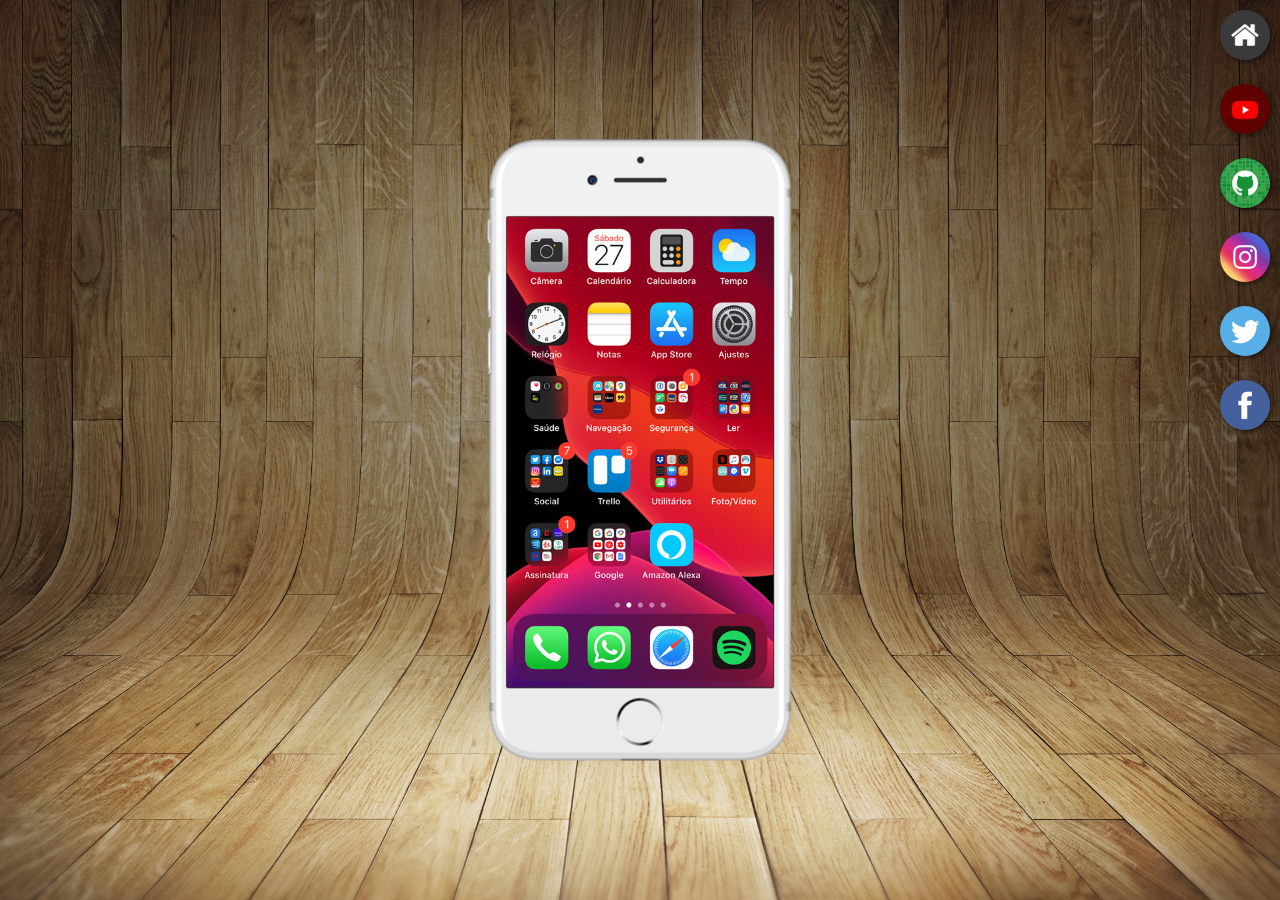
<file: index.html>
<!DOCTYPE html>
<html lang="pt-br">
<head>
    <meta charset="UTF-8">
    <meta name="viewport" content="width=device-width, initial-scale=1.0">
    <link rel="shortcut icon" href="favicon.ico" type="image/x-icon">
    <link rel="stylesheet" href="estilos/style.css">
    <title>Projeto Redes Sociais</title>
</head>
<body>
    <main>
        <section id="telefone">
            <iframe src="home.html" frameborder="0" name="tela" id="tela">Seu navegador não é compatível com isso</iframe>
        </section>
        <section id="redes-sociais">
            <a href="home.html" target="tela"><img src="imagens/logo-home.jpg" alt=""></a><br>
            <a href="youtube.html" target="tela"><img src="imagens/logo-youtube.jpg" alt=""></a><br>
            <a href="github.html" target="tela"><img src="imagens/logo-github.jpg" alt=""></a><br>
            <a href="Instagram.html" target="tela"><img src="imagens/logo-instagram.jpg" alt=""></a><br>
            <a href="Twitter.html" target="tela"><img src="imagens/logo-twitter.jpg" alt=""></a><br>
            <a href="facebook.html" target="tela"><img src="imagens/logo-facebook.jpg" alt=""></a>
        </section>
    </main>
</body>
</html>
</file>
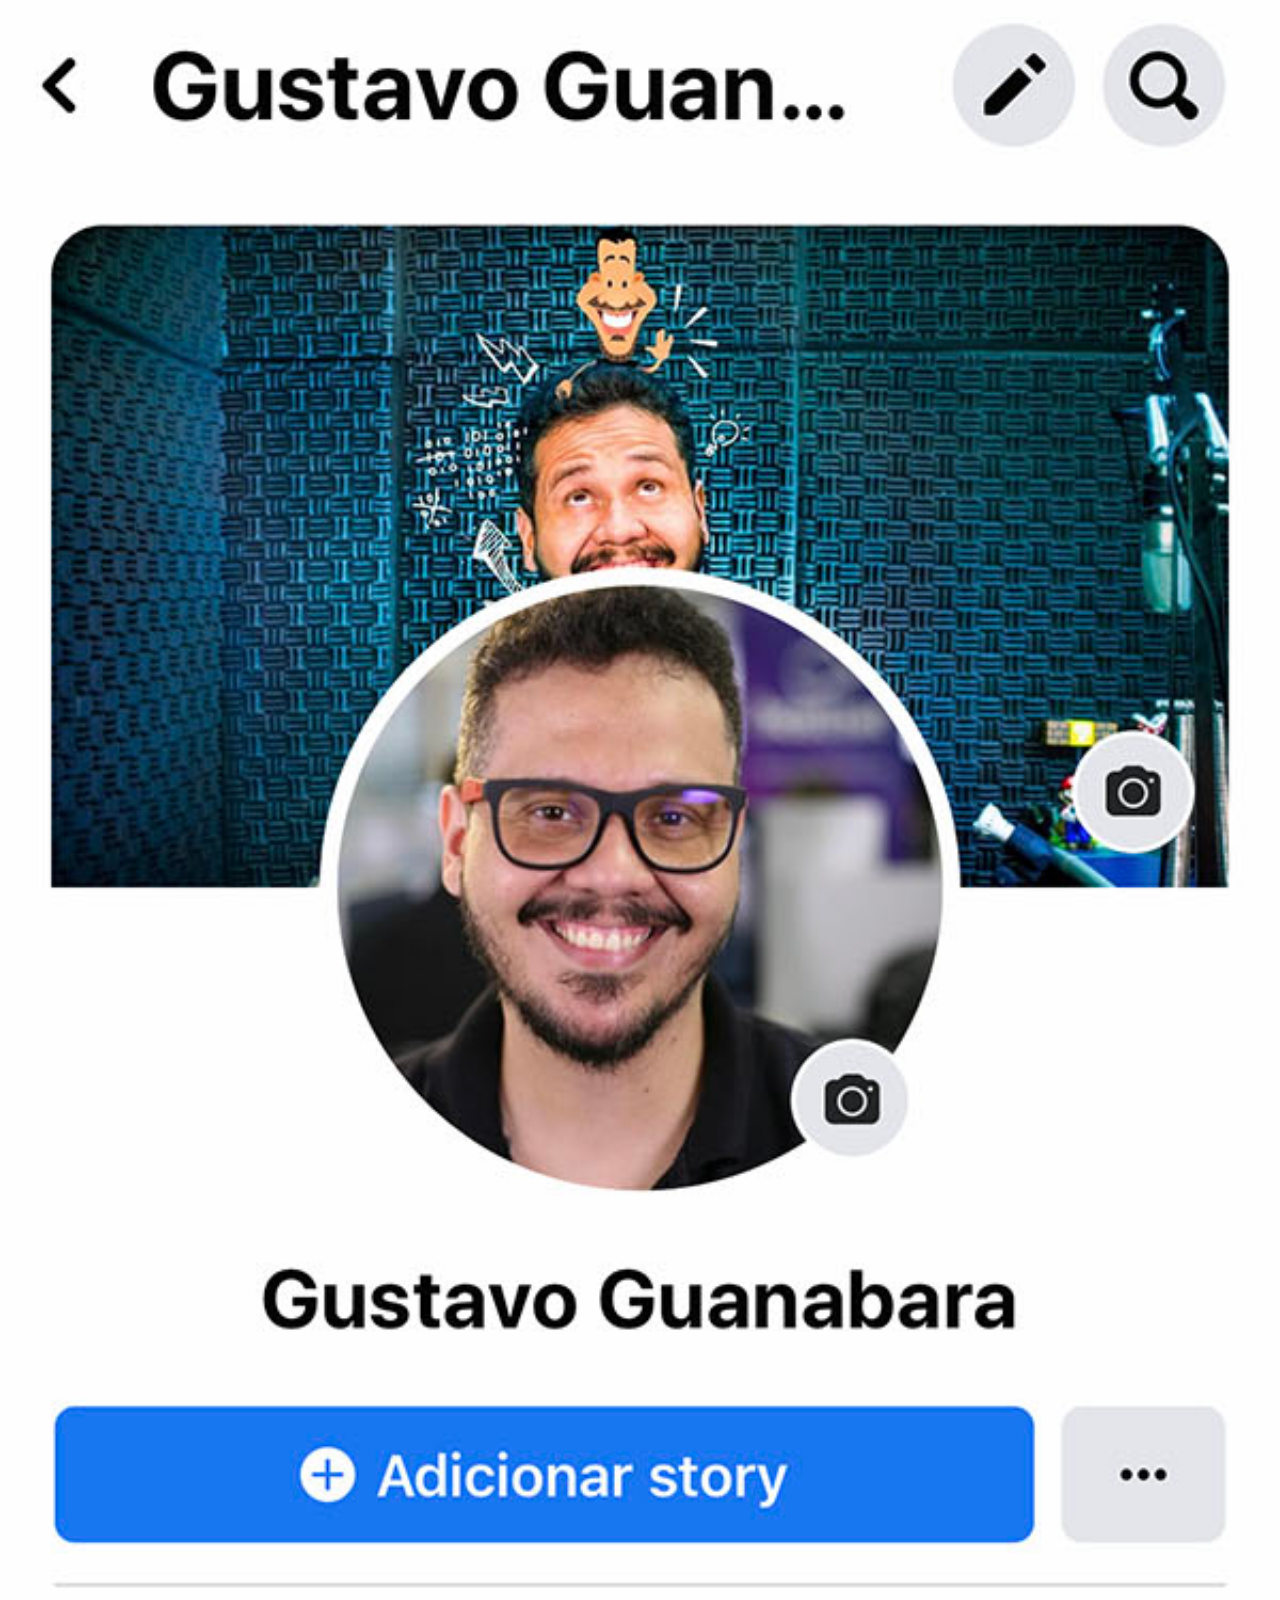
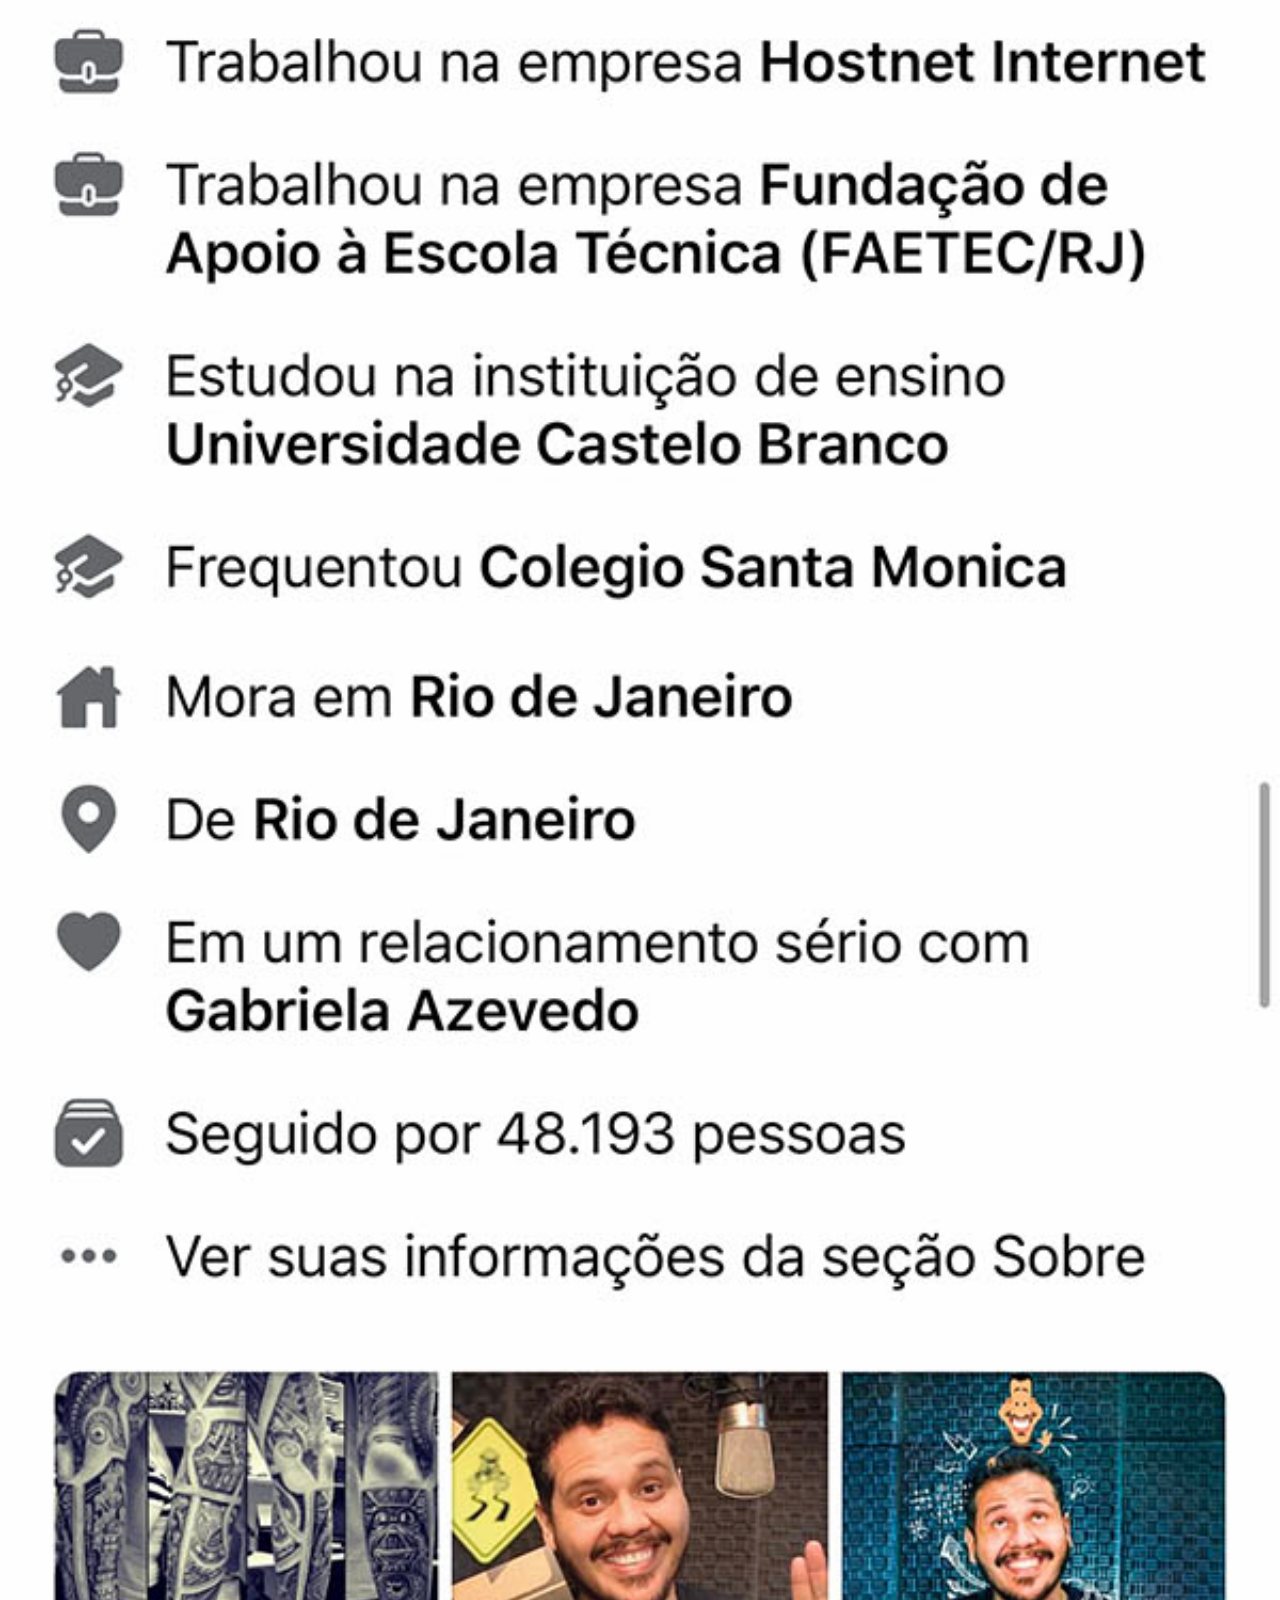
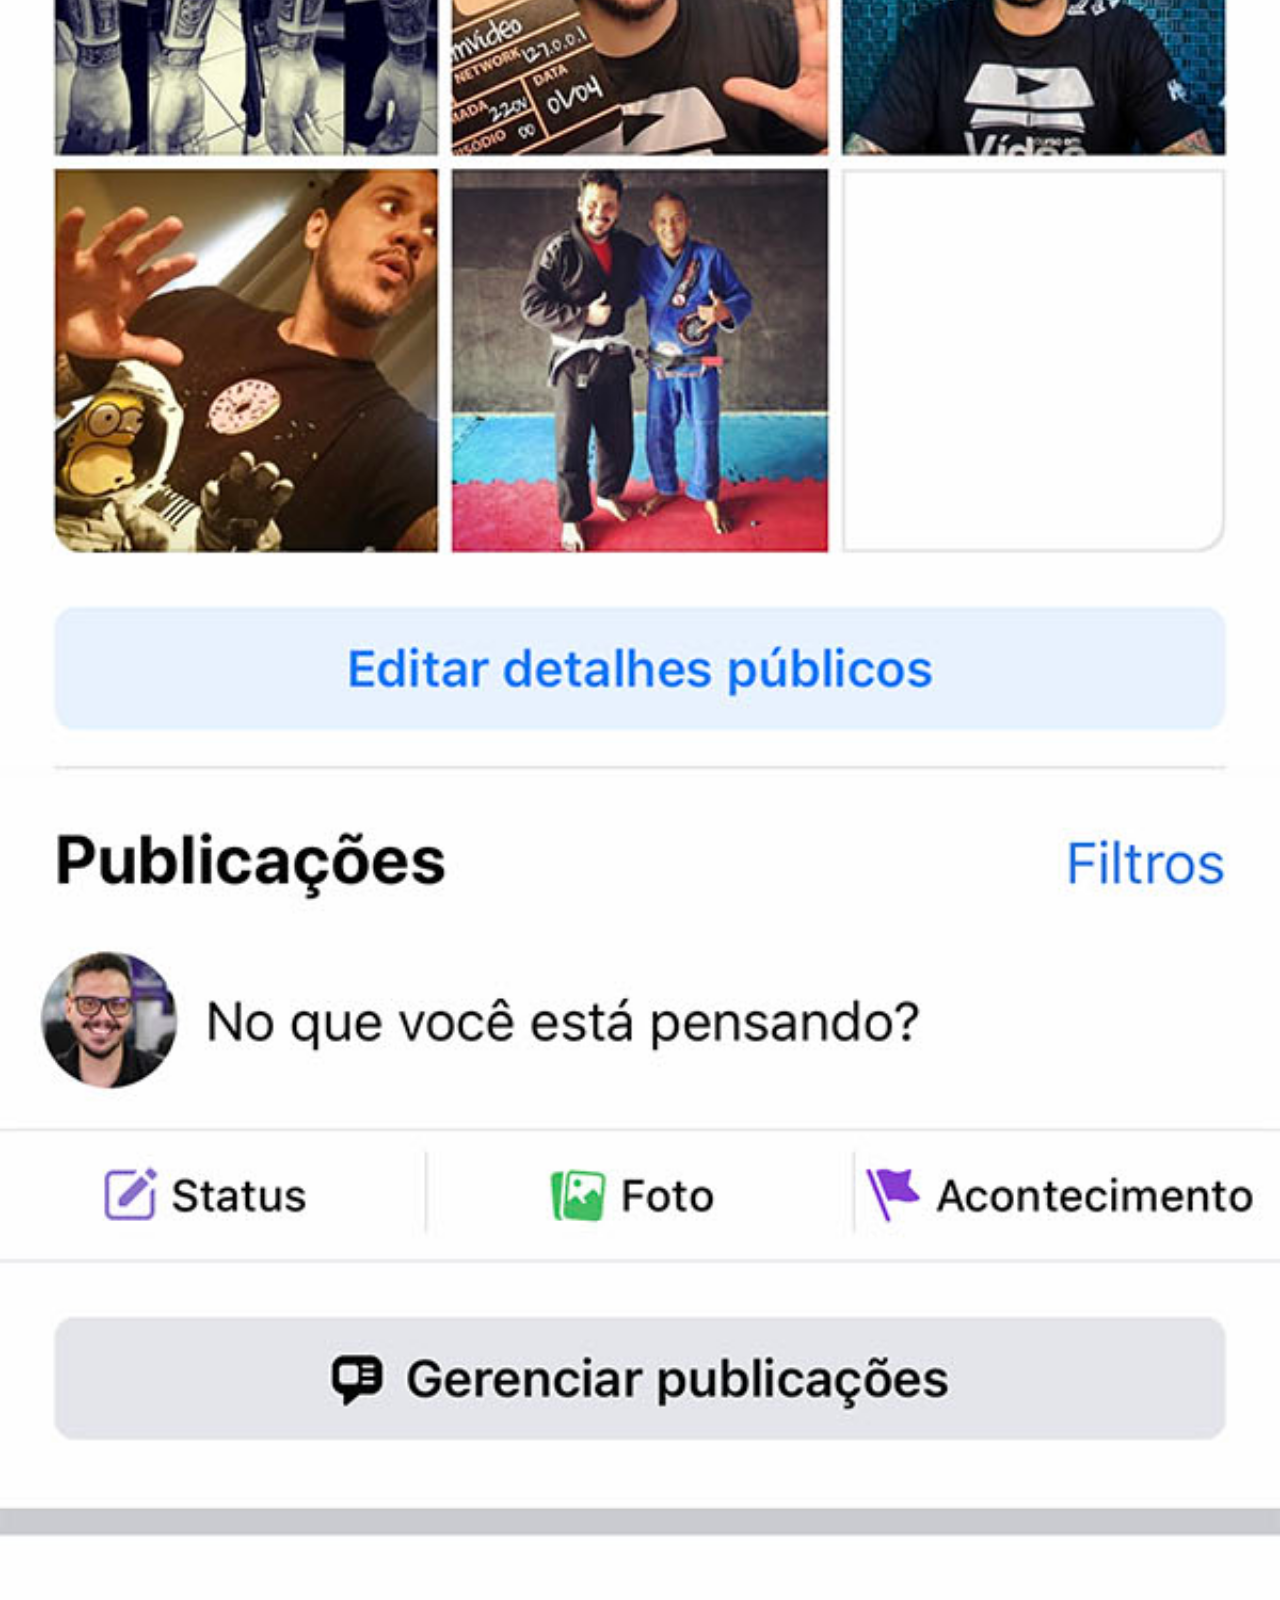
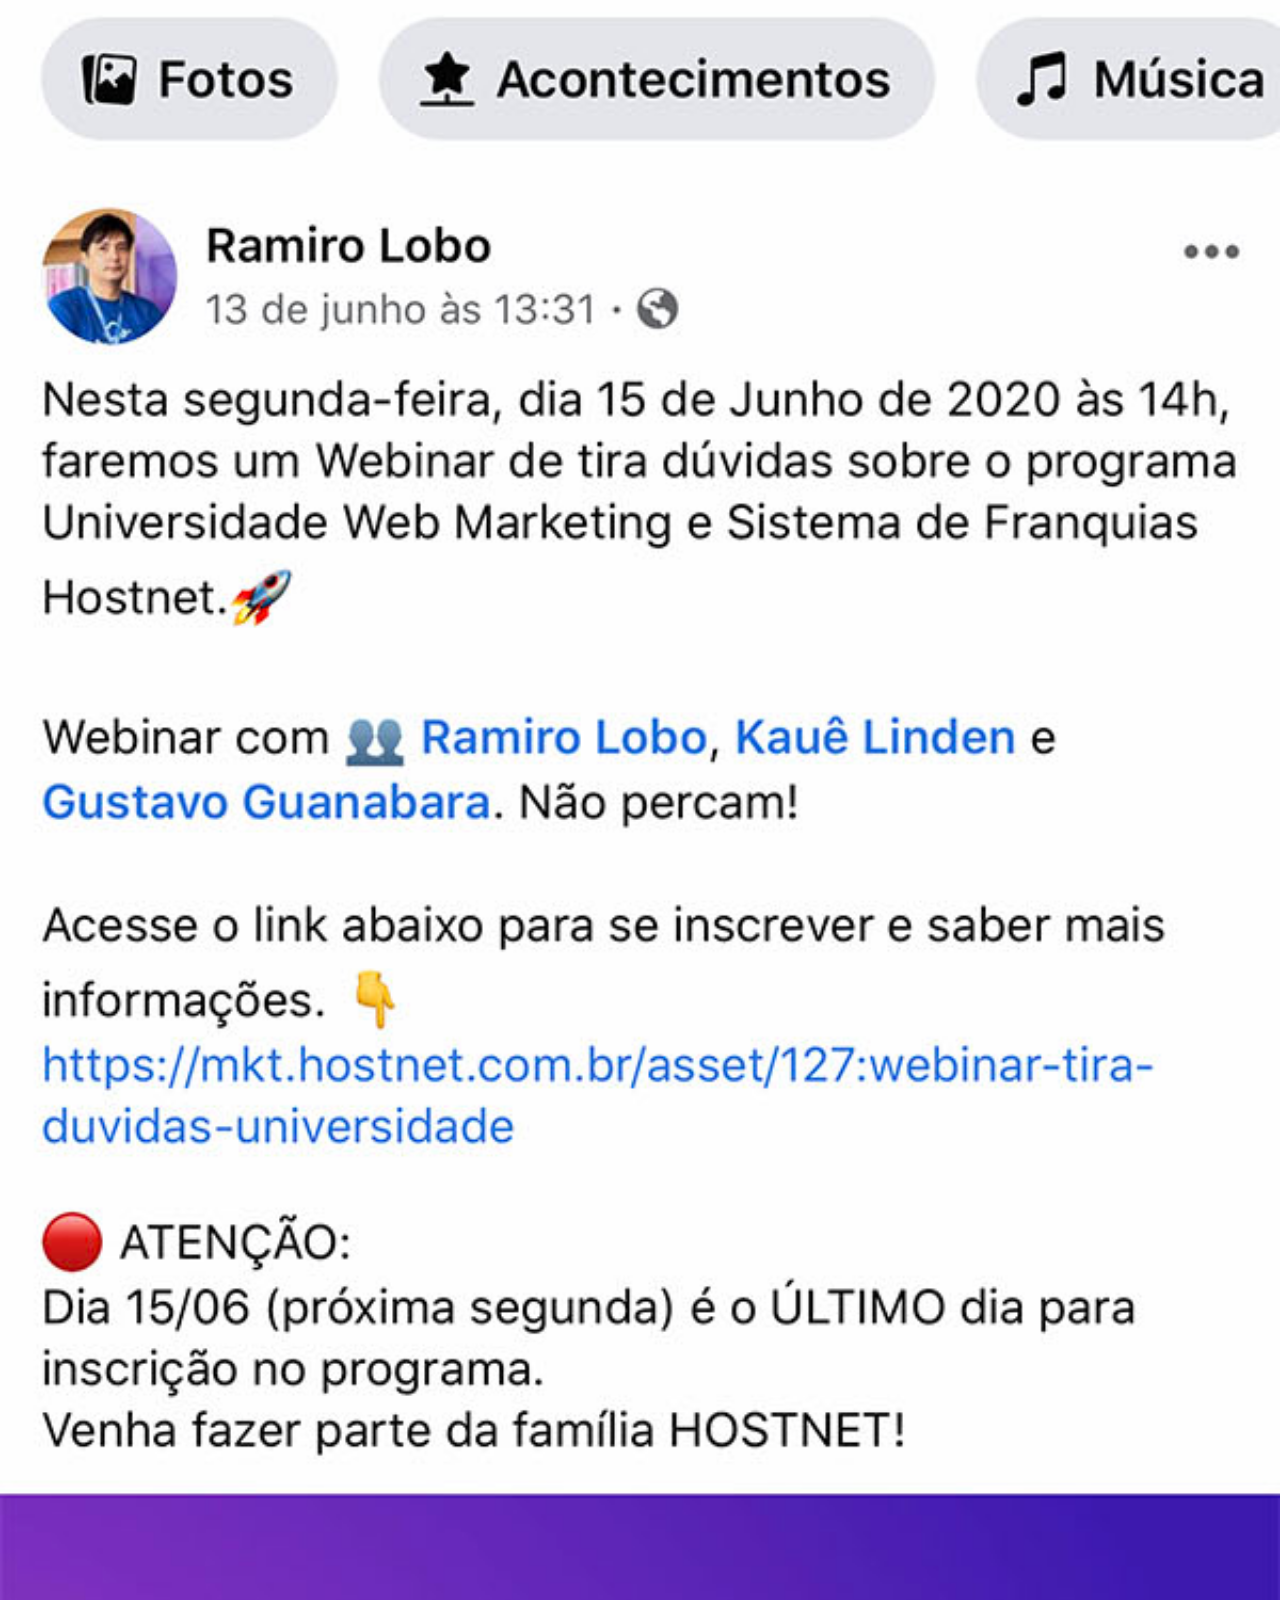
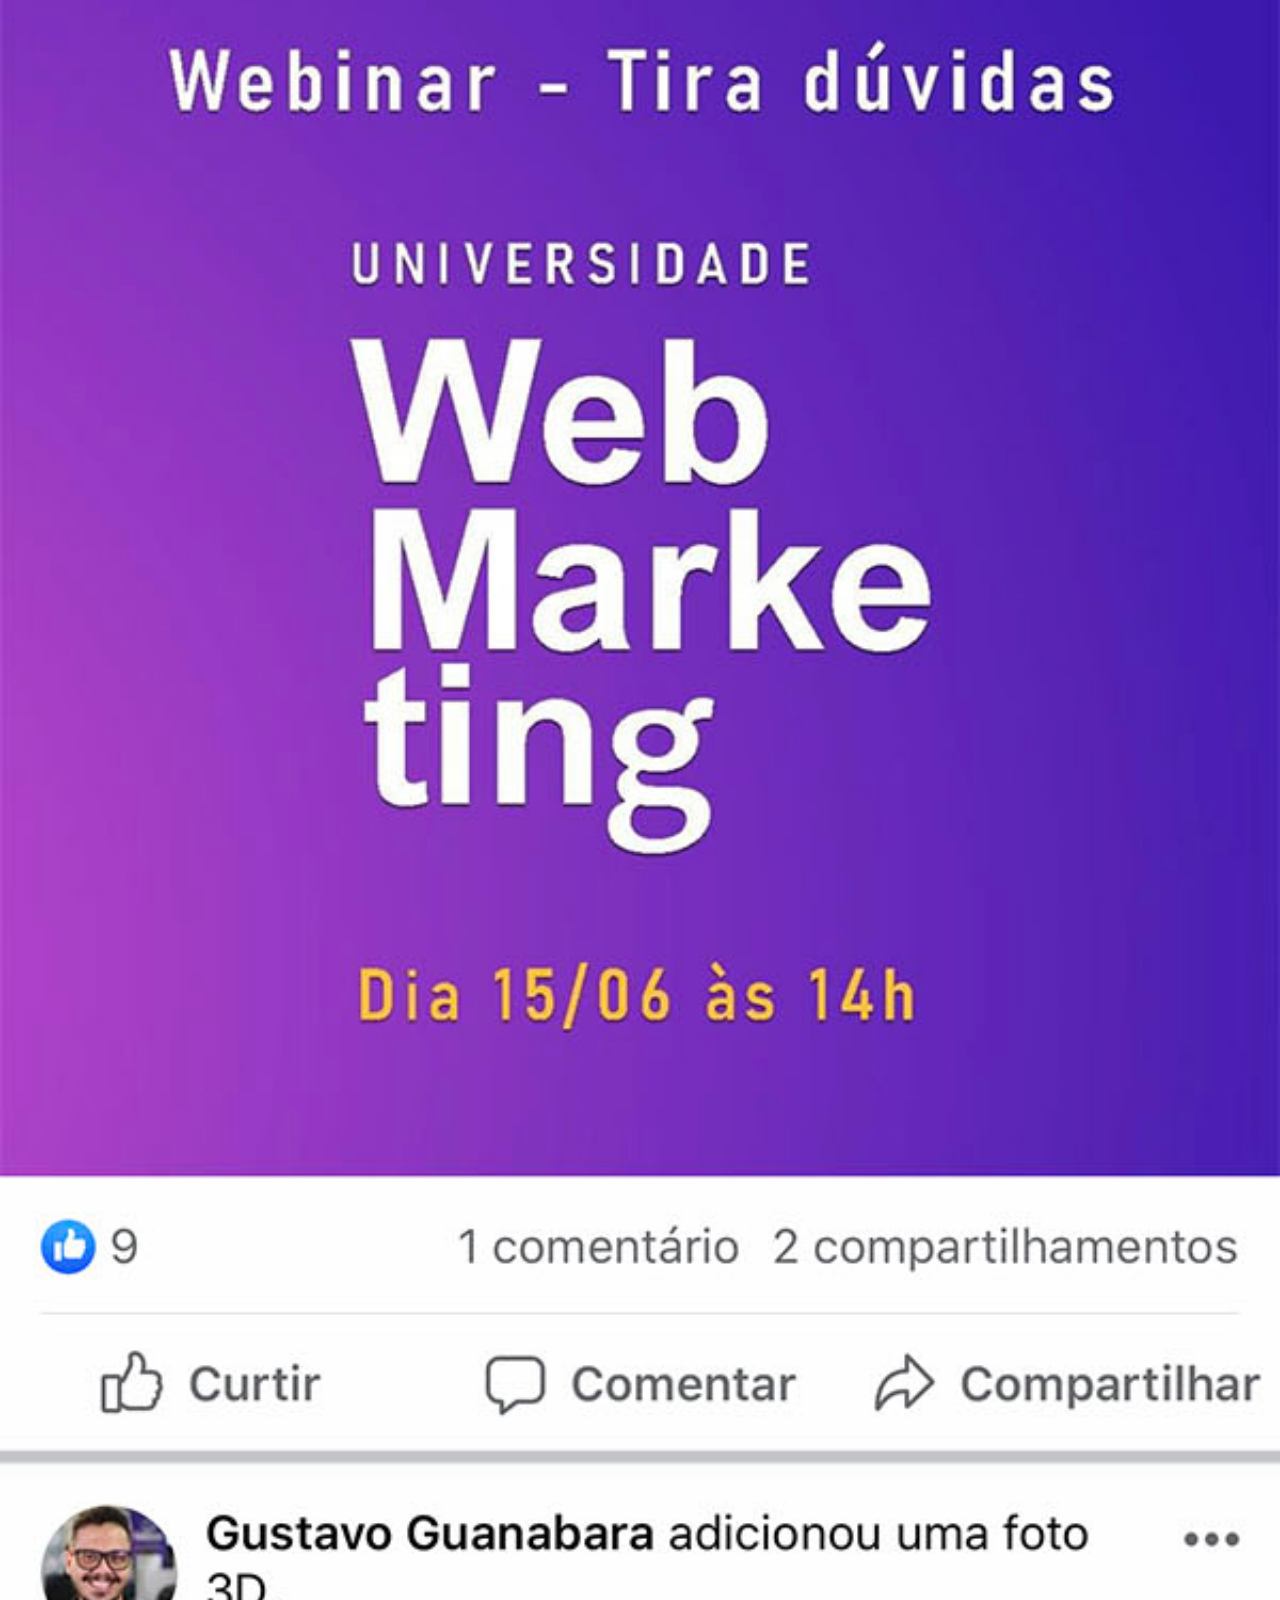
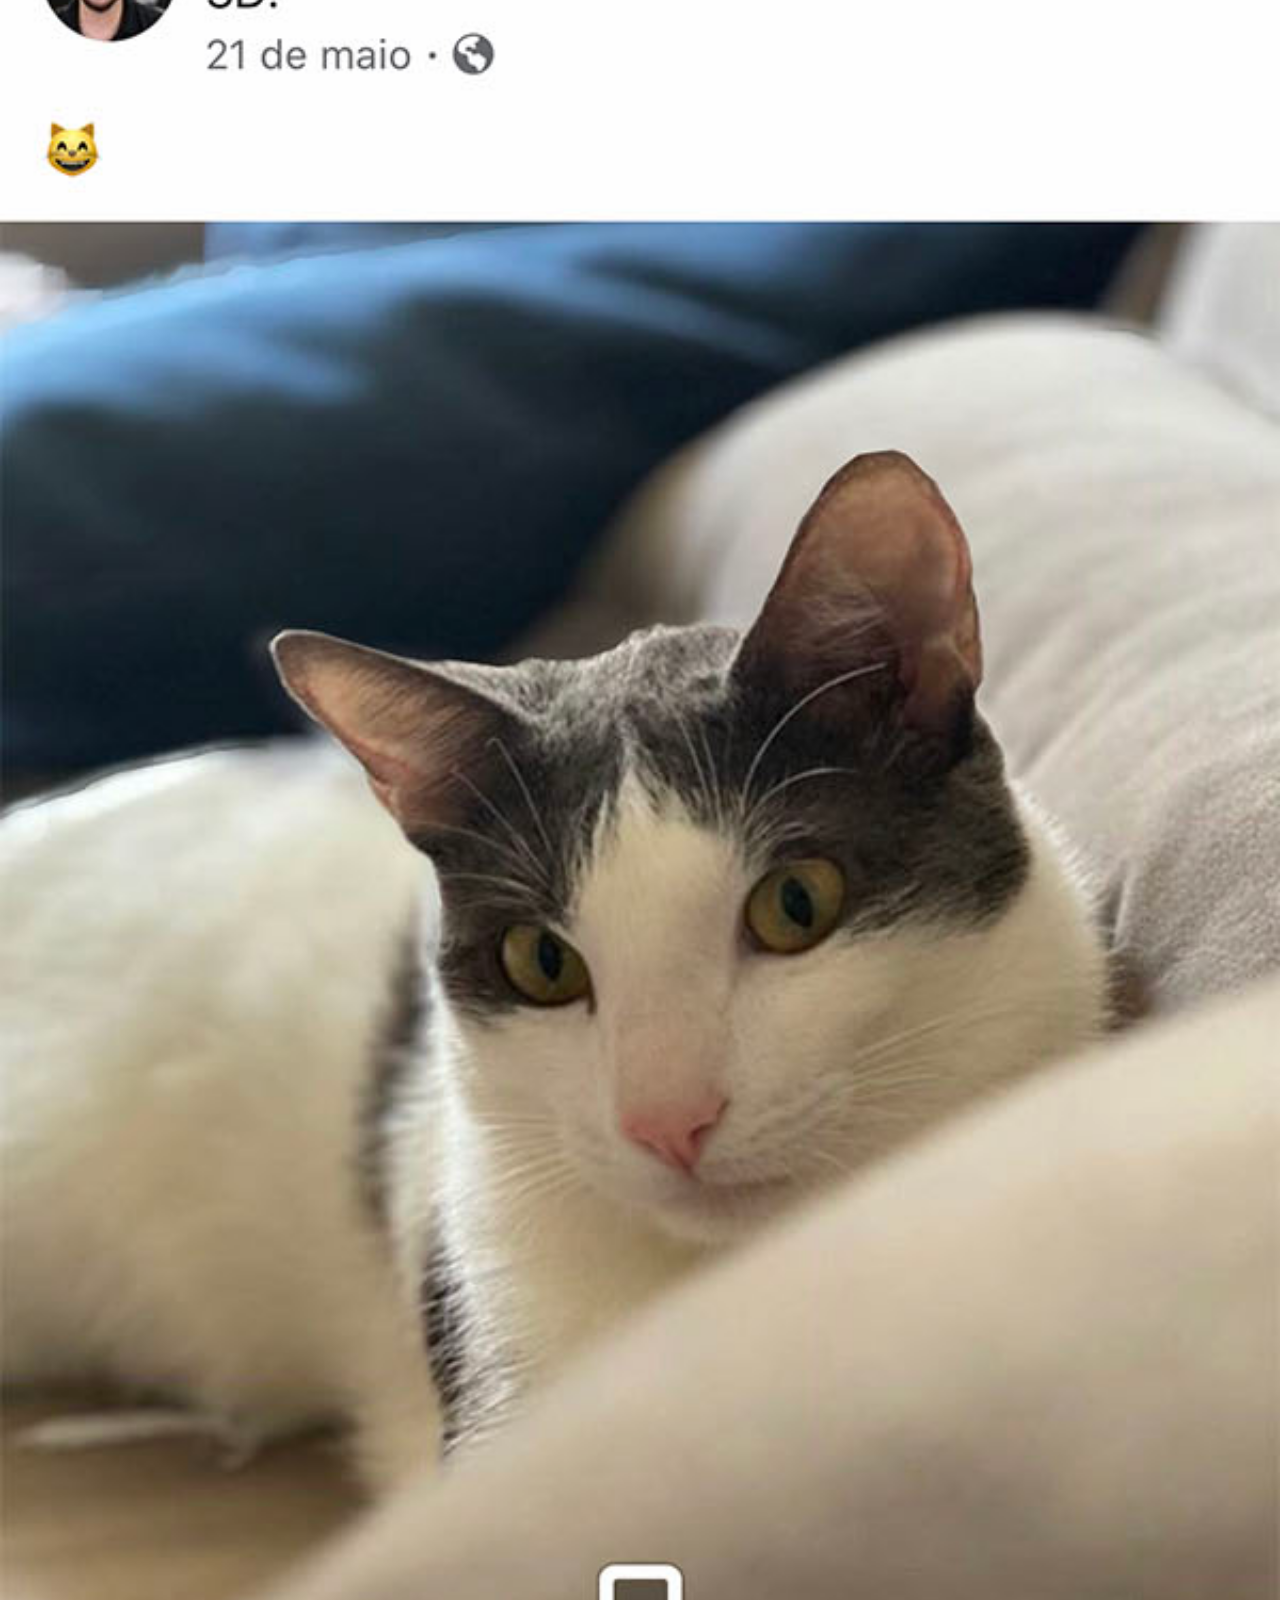
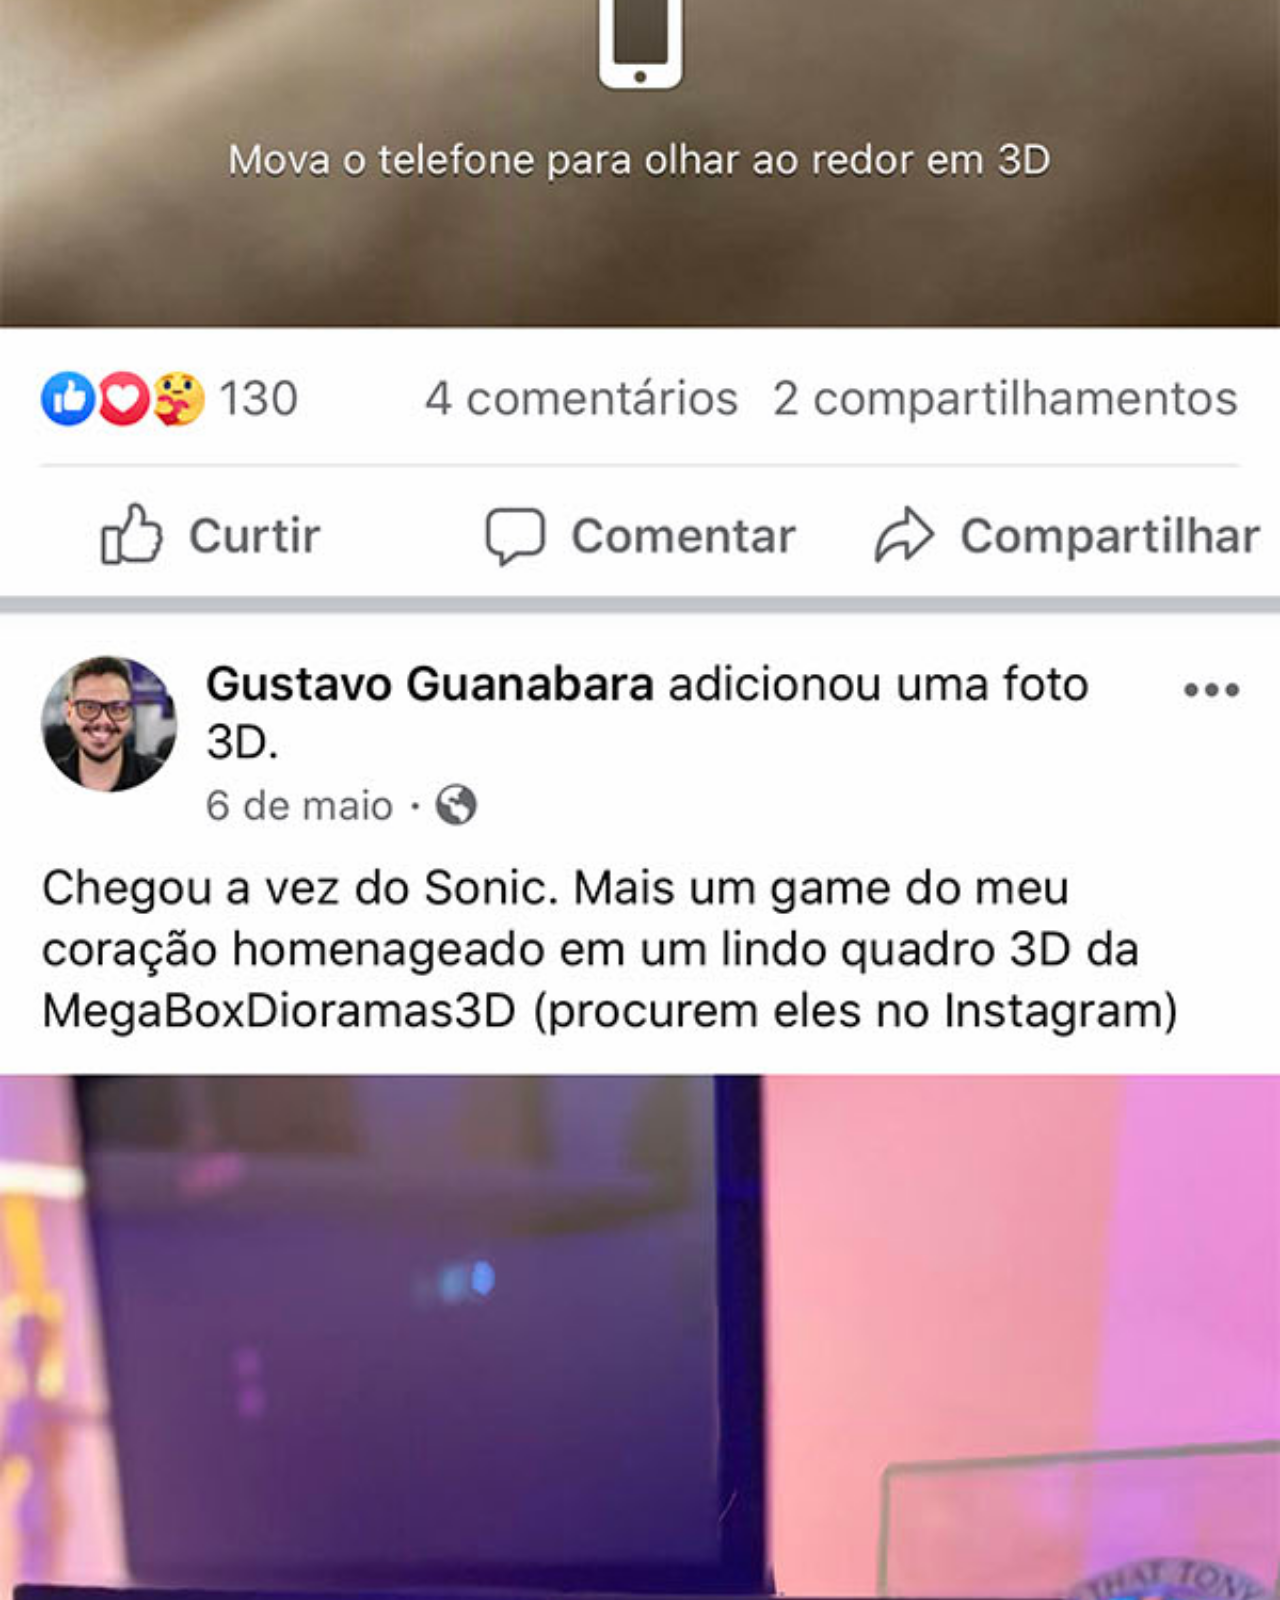
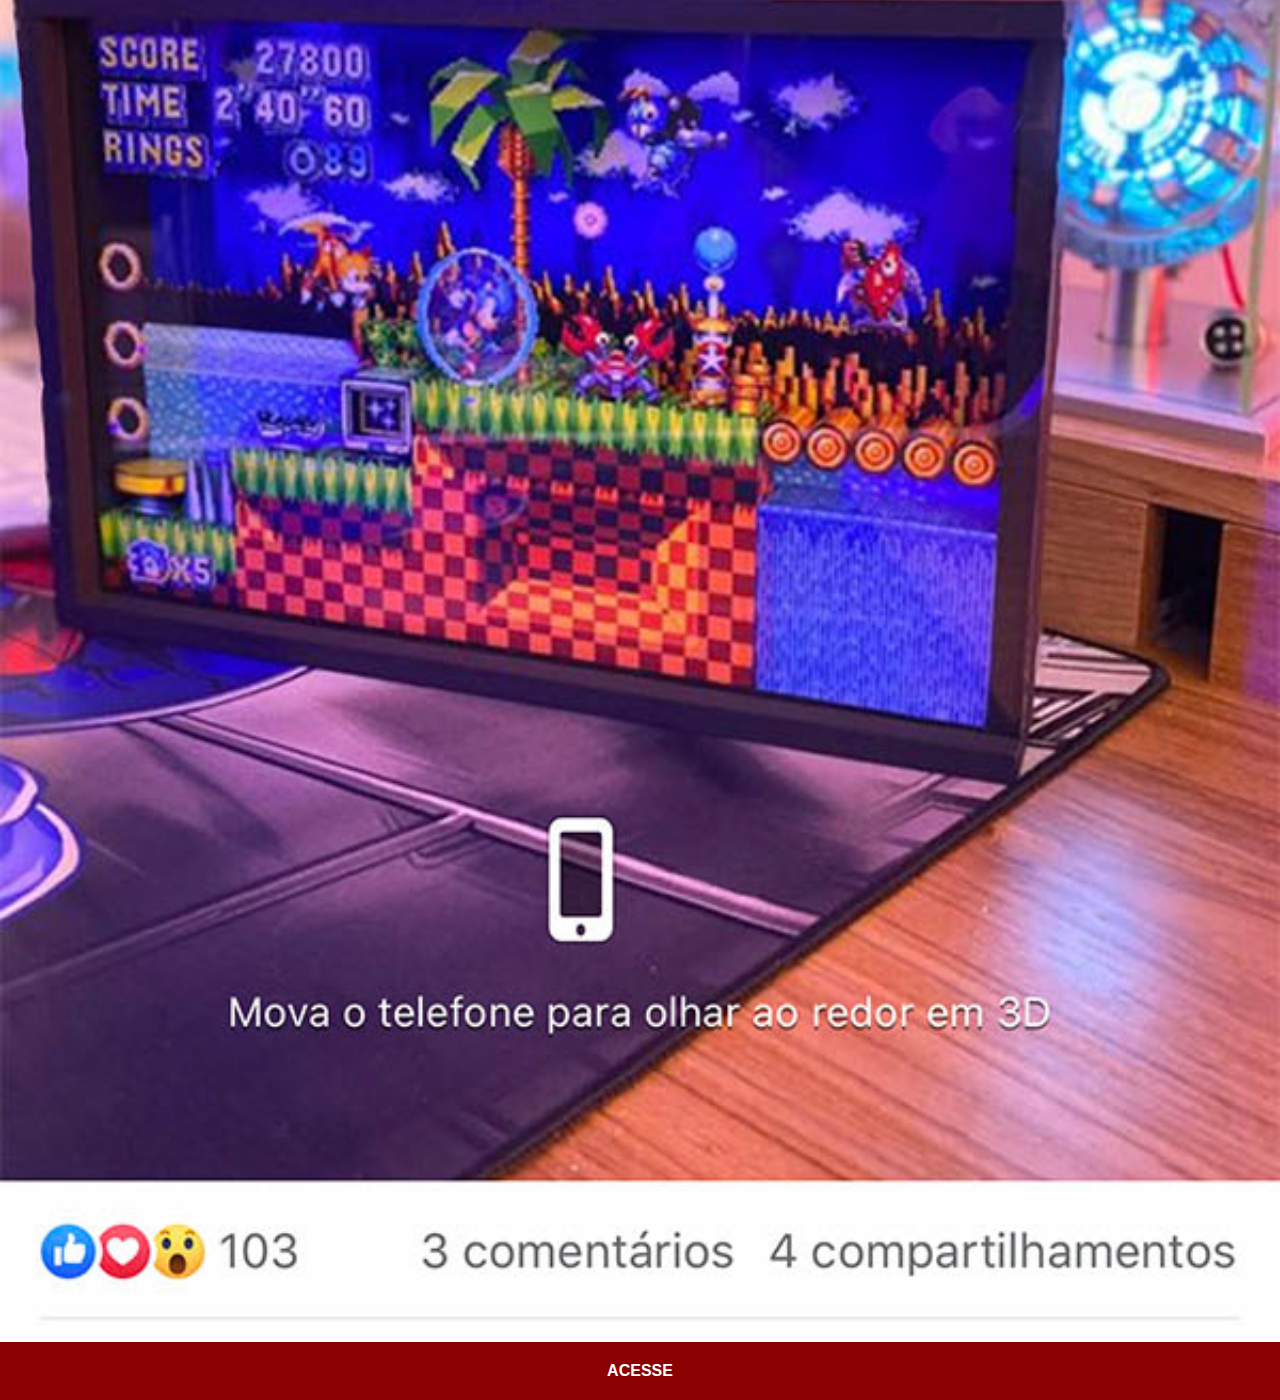
<file: facebook.html>
<!DOCTYPE html>
<html lang="pt-br">
<head>
    <meta charset="UTF-8">
    <meta name="viewport" content="width=device-width, initial-scale=1.0">
    <link rel="stylesheet" href="estilos/social.css">
    <title>Facebook</title>
</head>
<body>
    <img src="imagens/tela-facebook.jpg" alt="Facebook">
    <a href="https://www.facebook.com/gustavoguanabara/?locale=pt_BR" target="_blank">ACESSE</a>
</body>
</html>
</file>
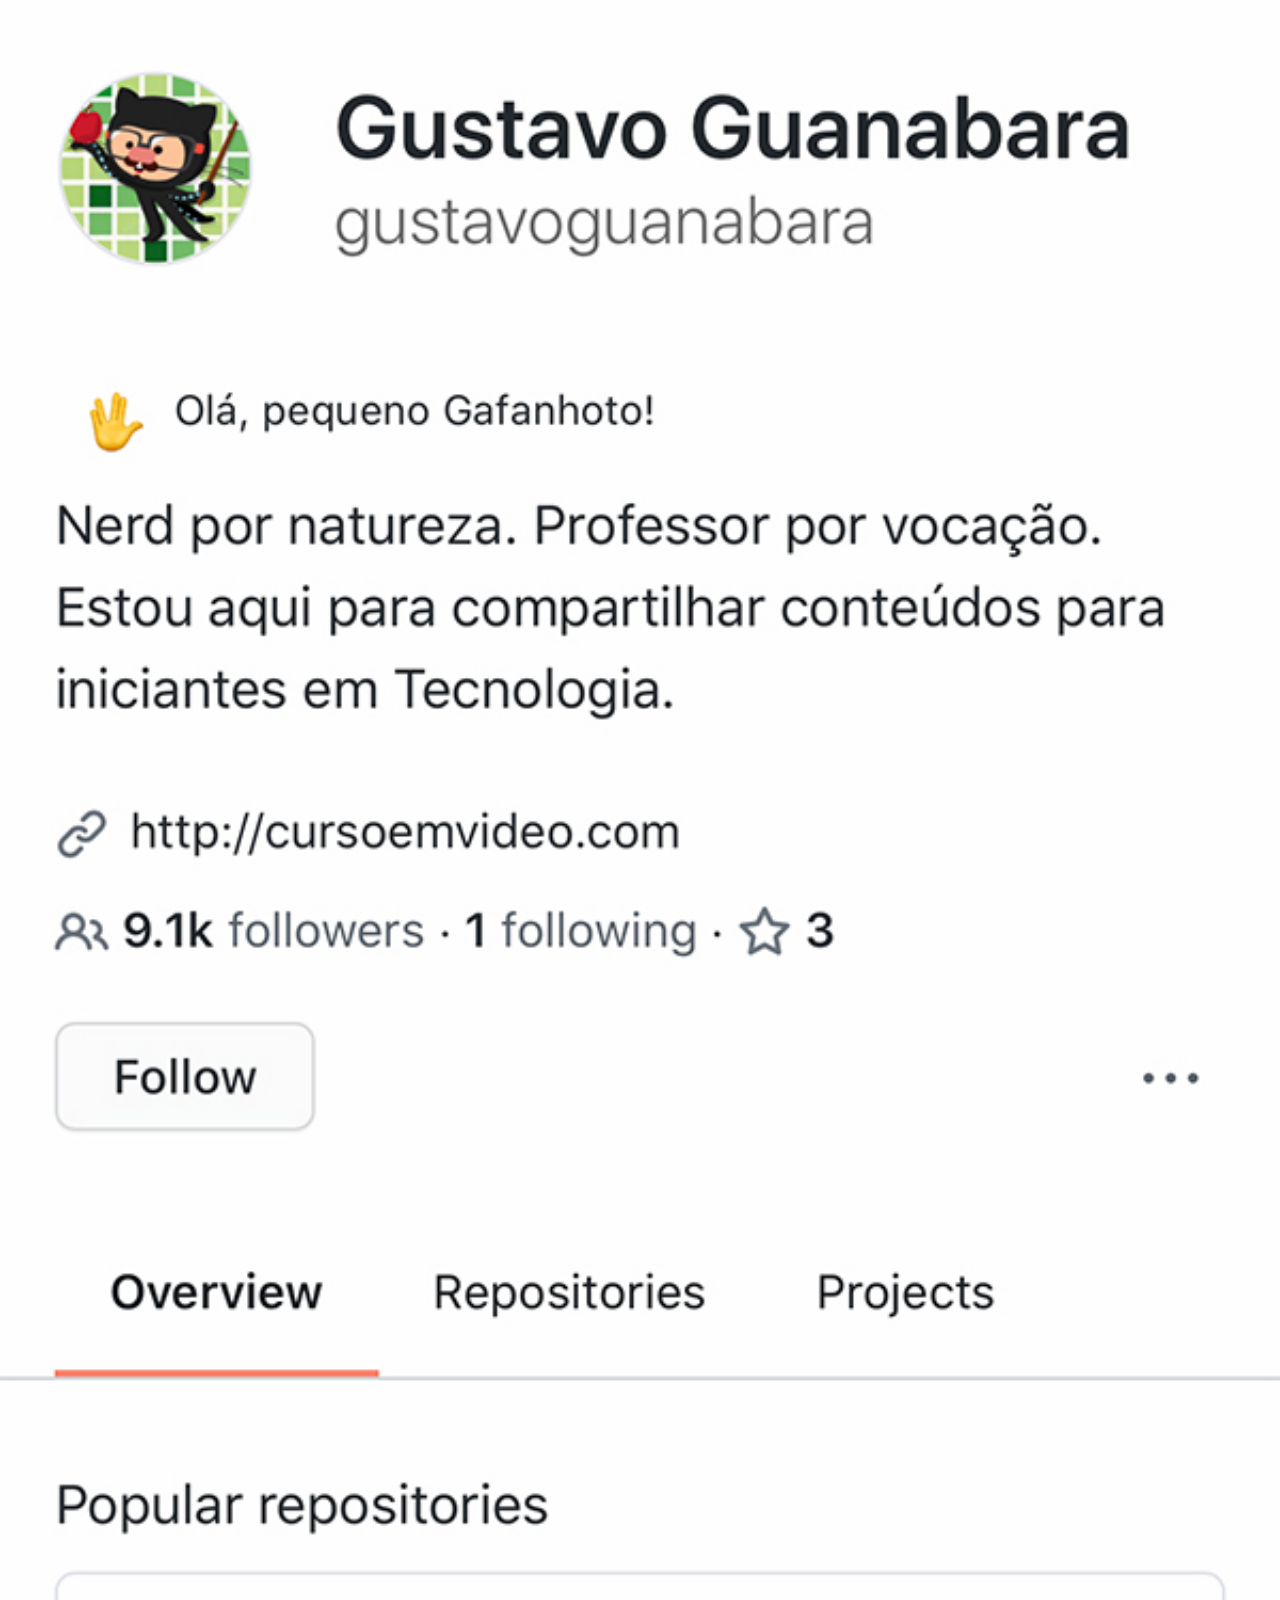
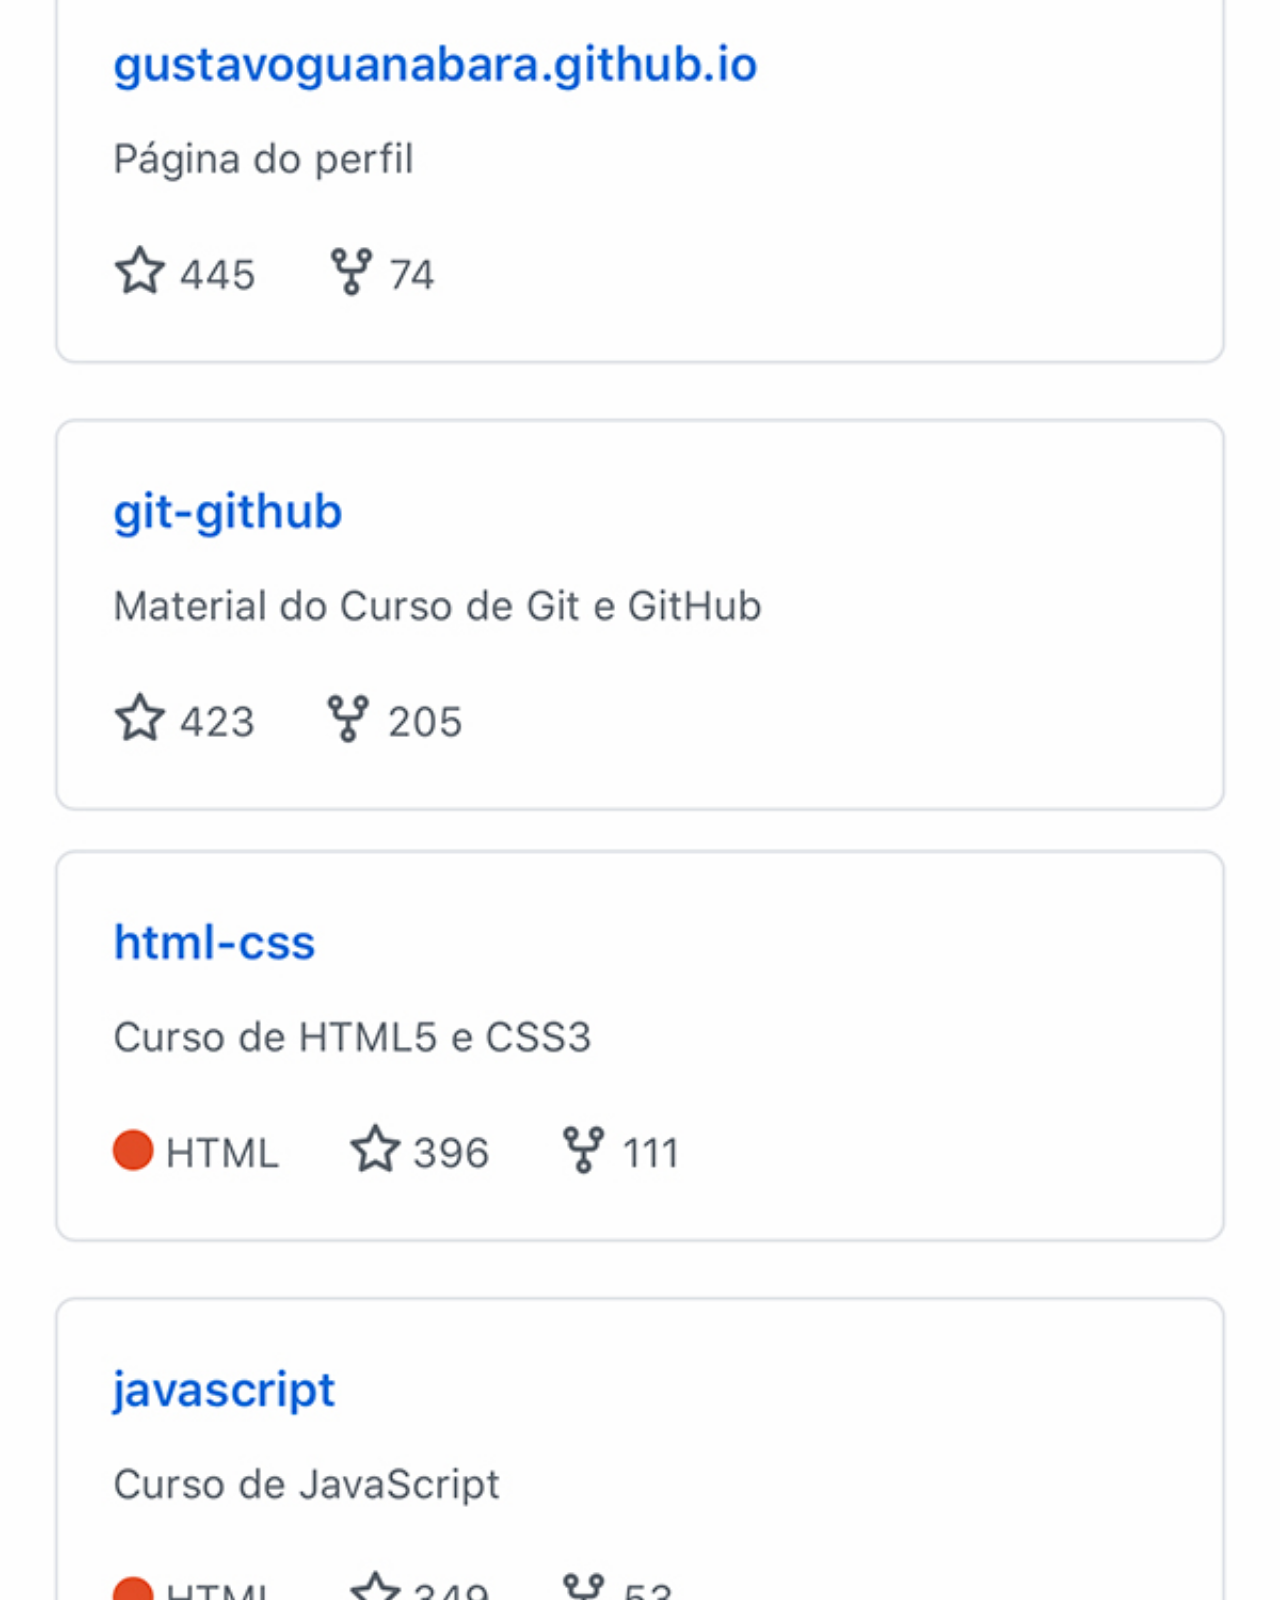
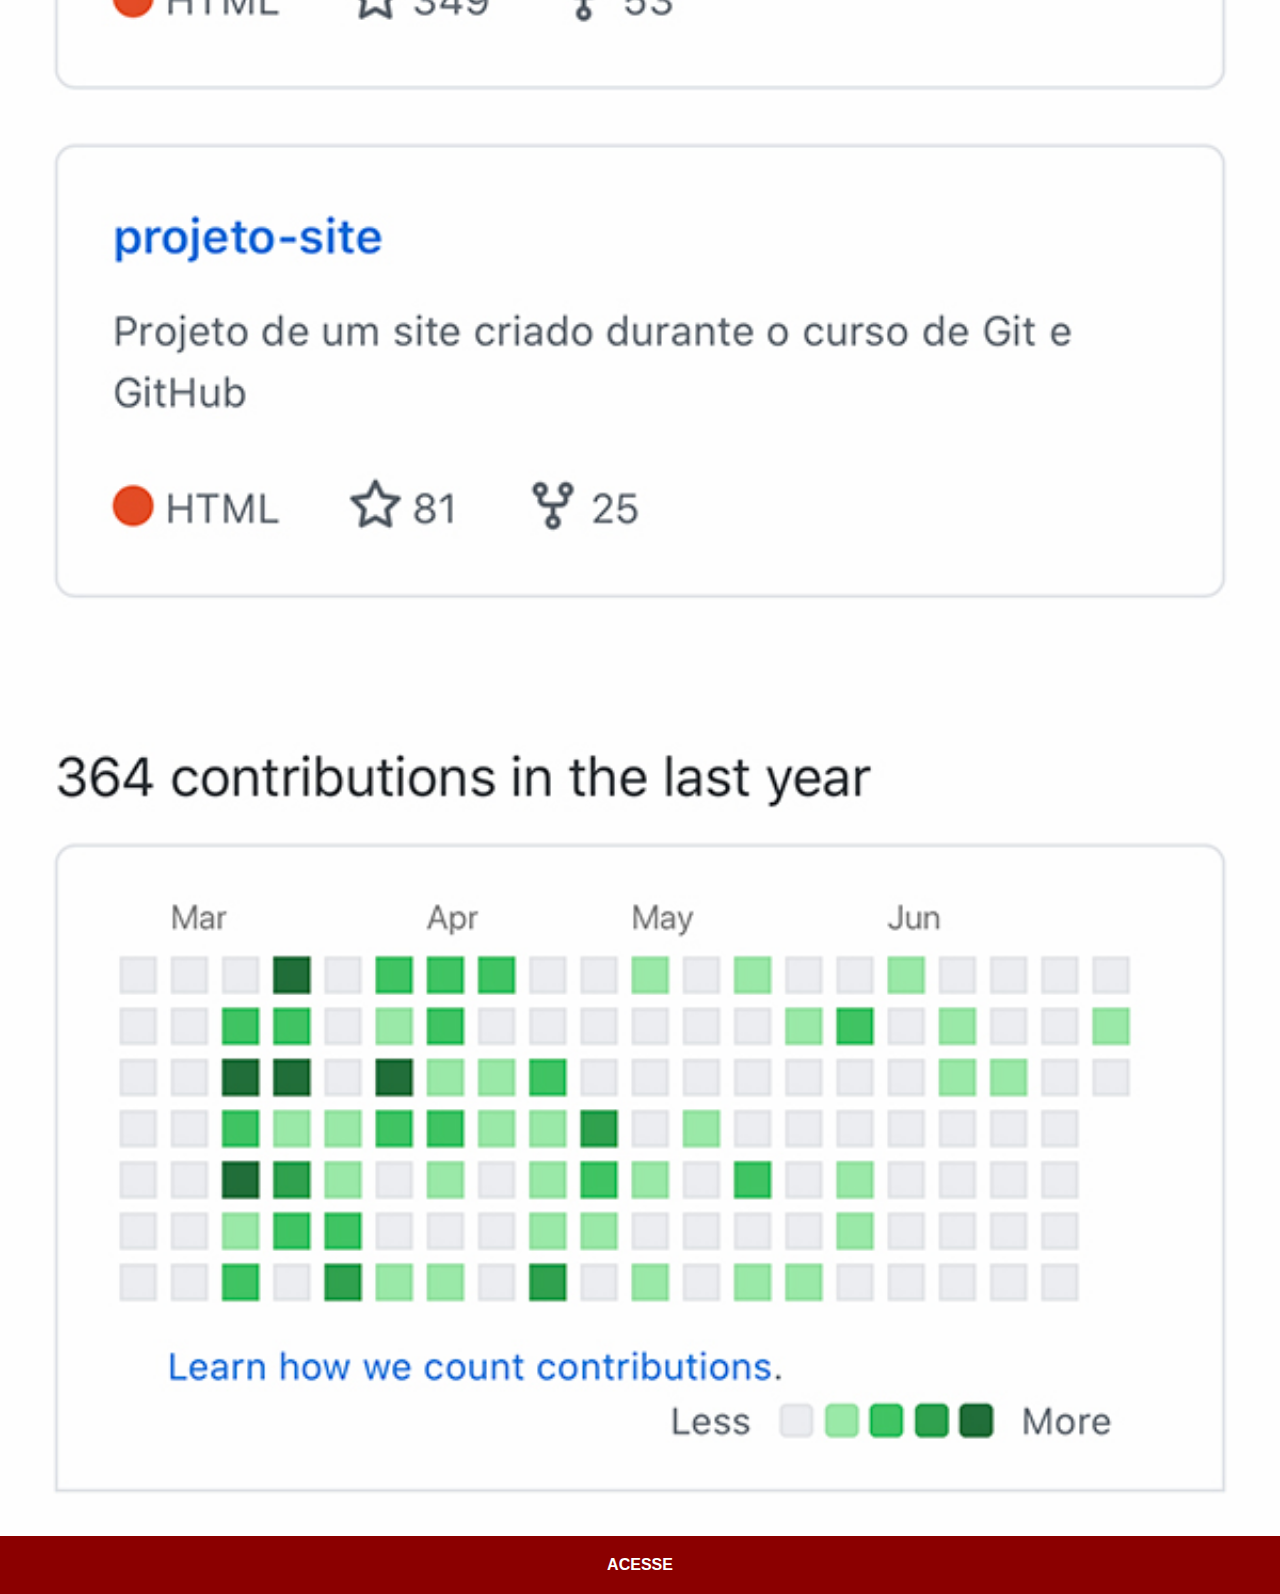
<file: github.html>
<!DOCTYPE html>
<html lang="pt-br">
<head>
    <meta charset="UTF-8">
    <meta name="viewport" content="width=device-width, initial-scale=1.0">
    <link rel="stylesheet" href="estilos/social.css">
    <title>GitHub</title>
</head>
<body>
    <img src="imagens/tela-github.jpg" alt="GitHub">
    <a href="https://github.com/gustavoguanabara" target="_blank">ACESSE</a>
</body>
</html>
</file>
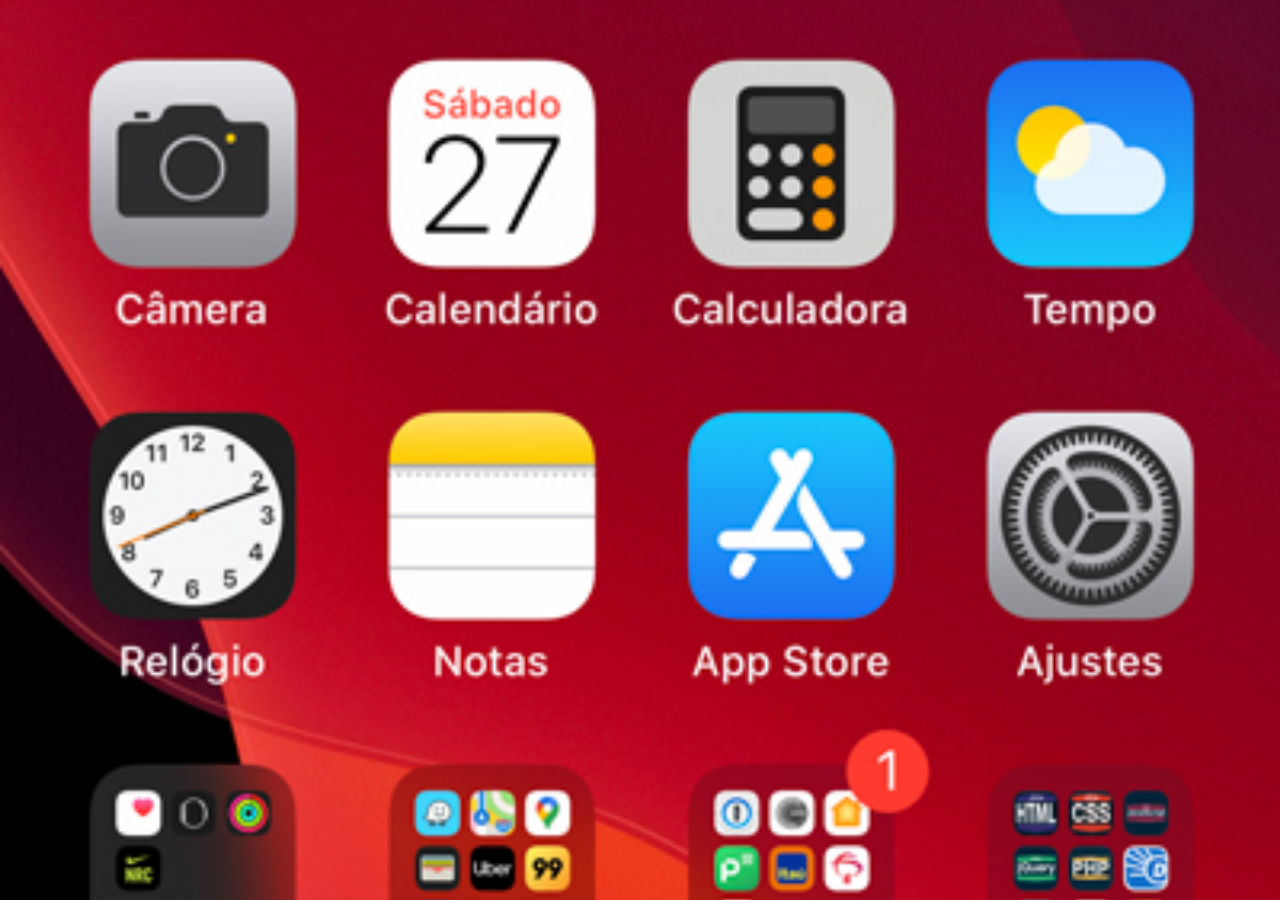
<file: home.html>
<!DOCTYPE html>
<html lang="pt-br">
<head>
    <meta charset="UTF-8">
    <meta name="viewport" content="width=device-width, initial-scale=1.0">
    <title>Home</title>
</head>
<style>
    *{
        margin: 0px;
        padding: 0px;
    }

    body{
        width: 100vw;
        height: 100vh;
        background: black url('imagens/tela-home.jpg') no-repeat top center;
        background-size: cover;
    }
</style>
<body>
    
</body>
</html>
</file>
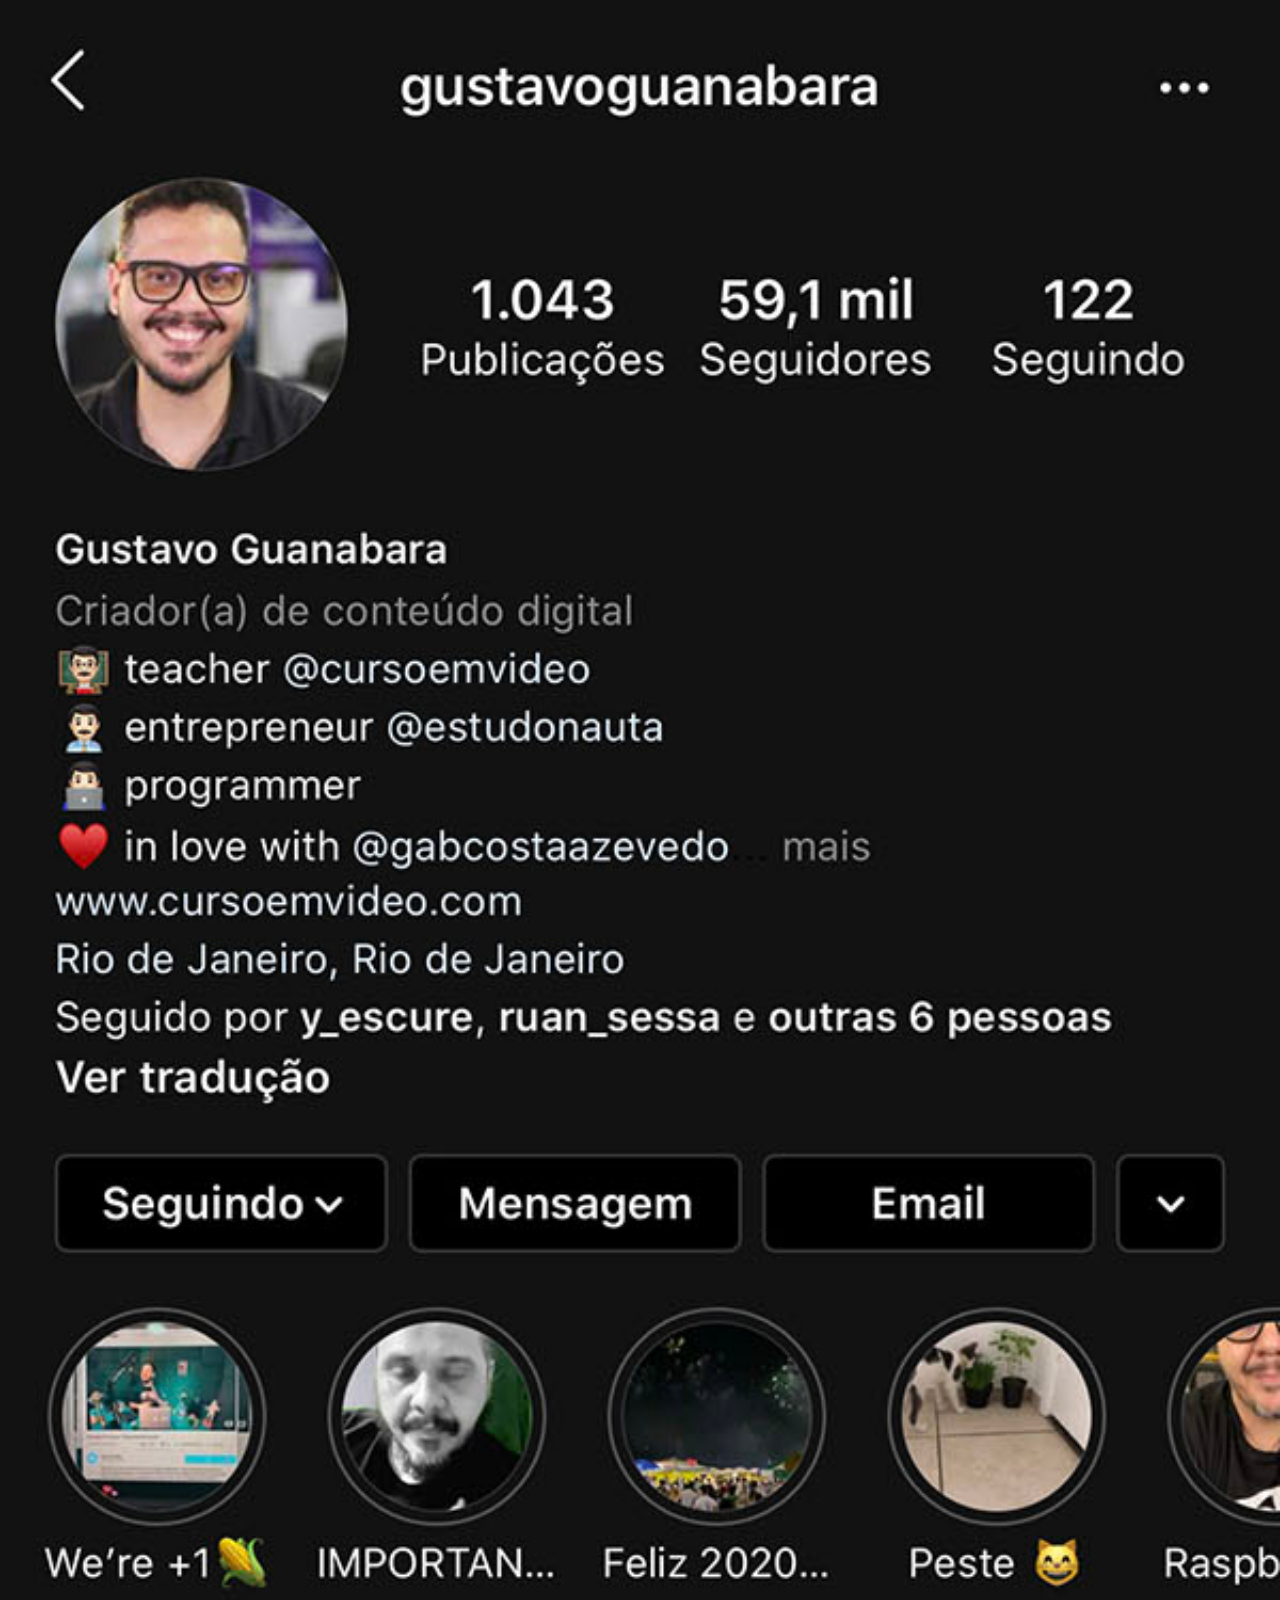
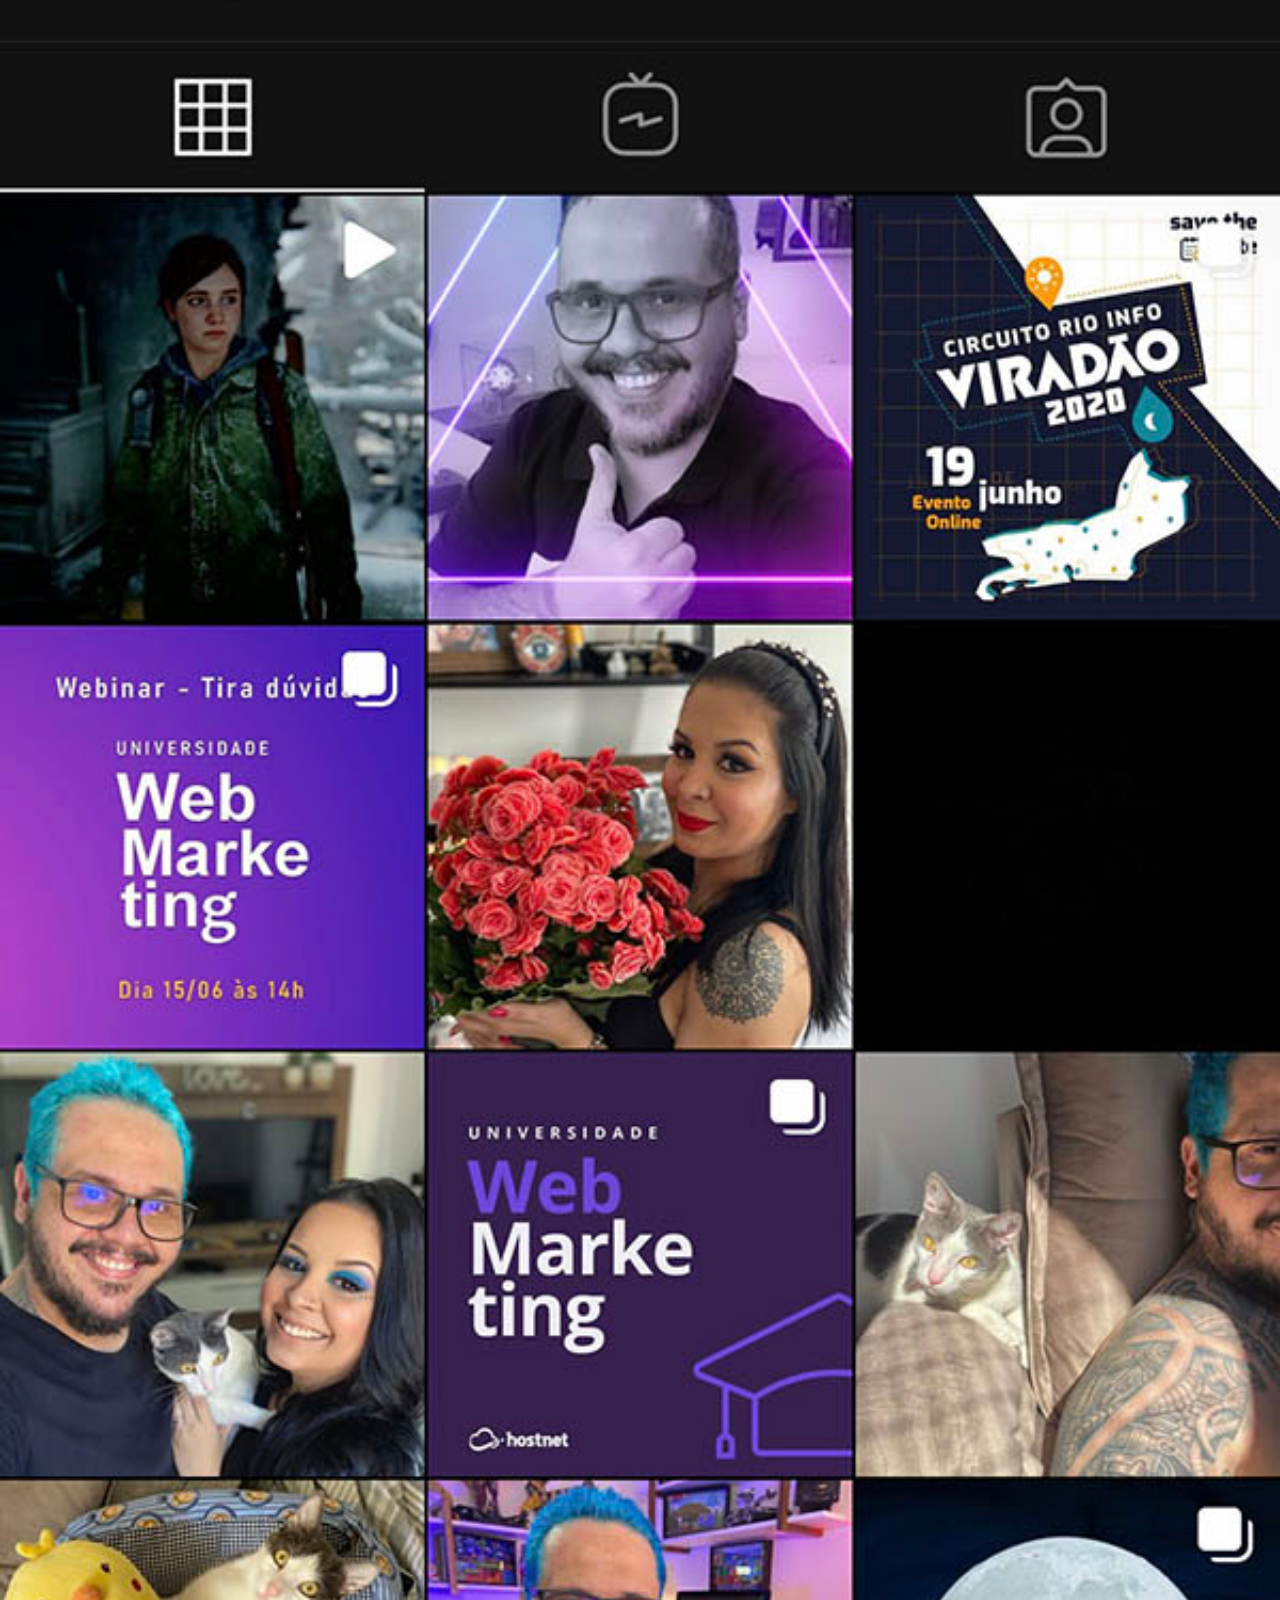
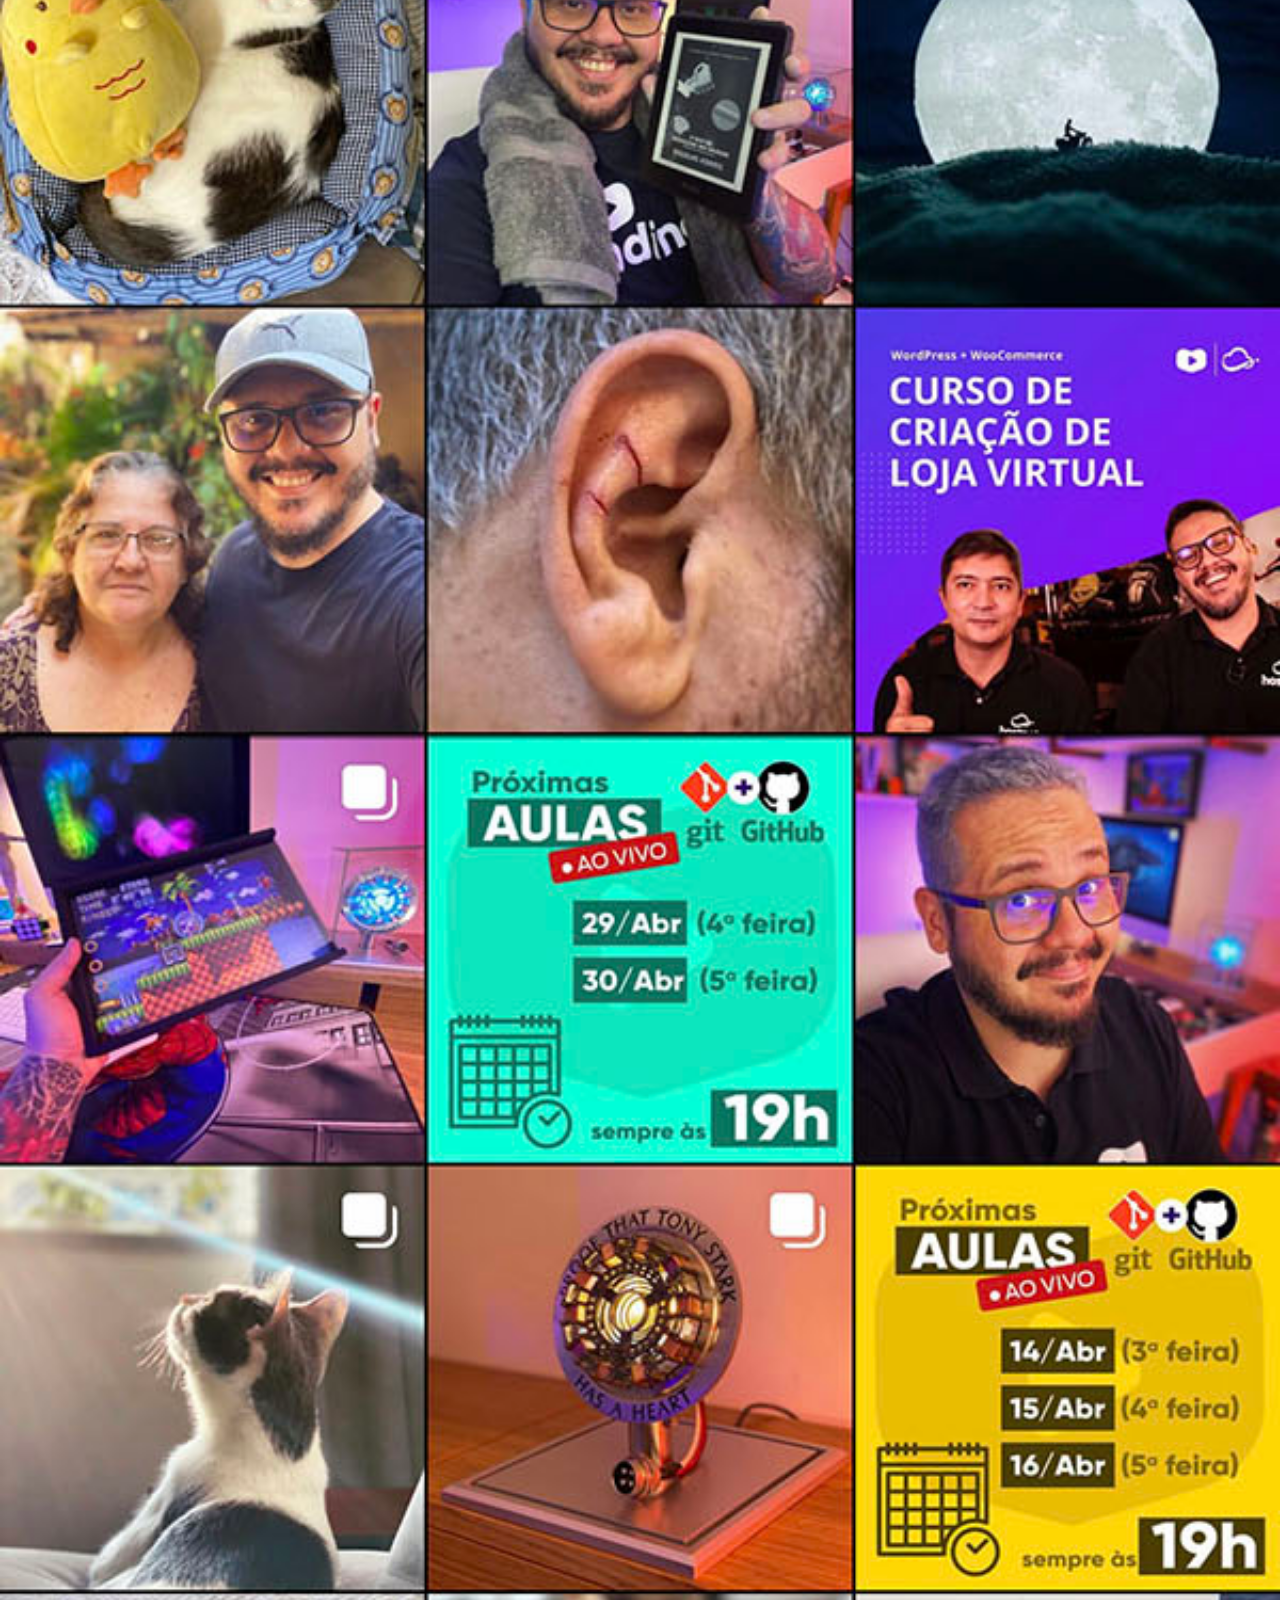
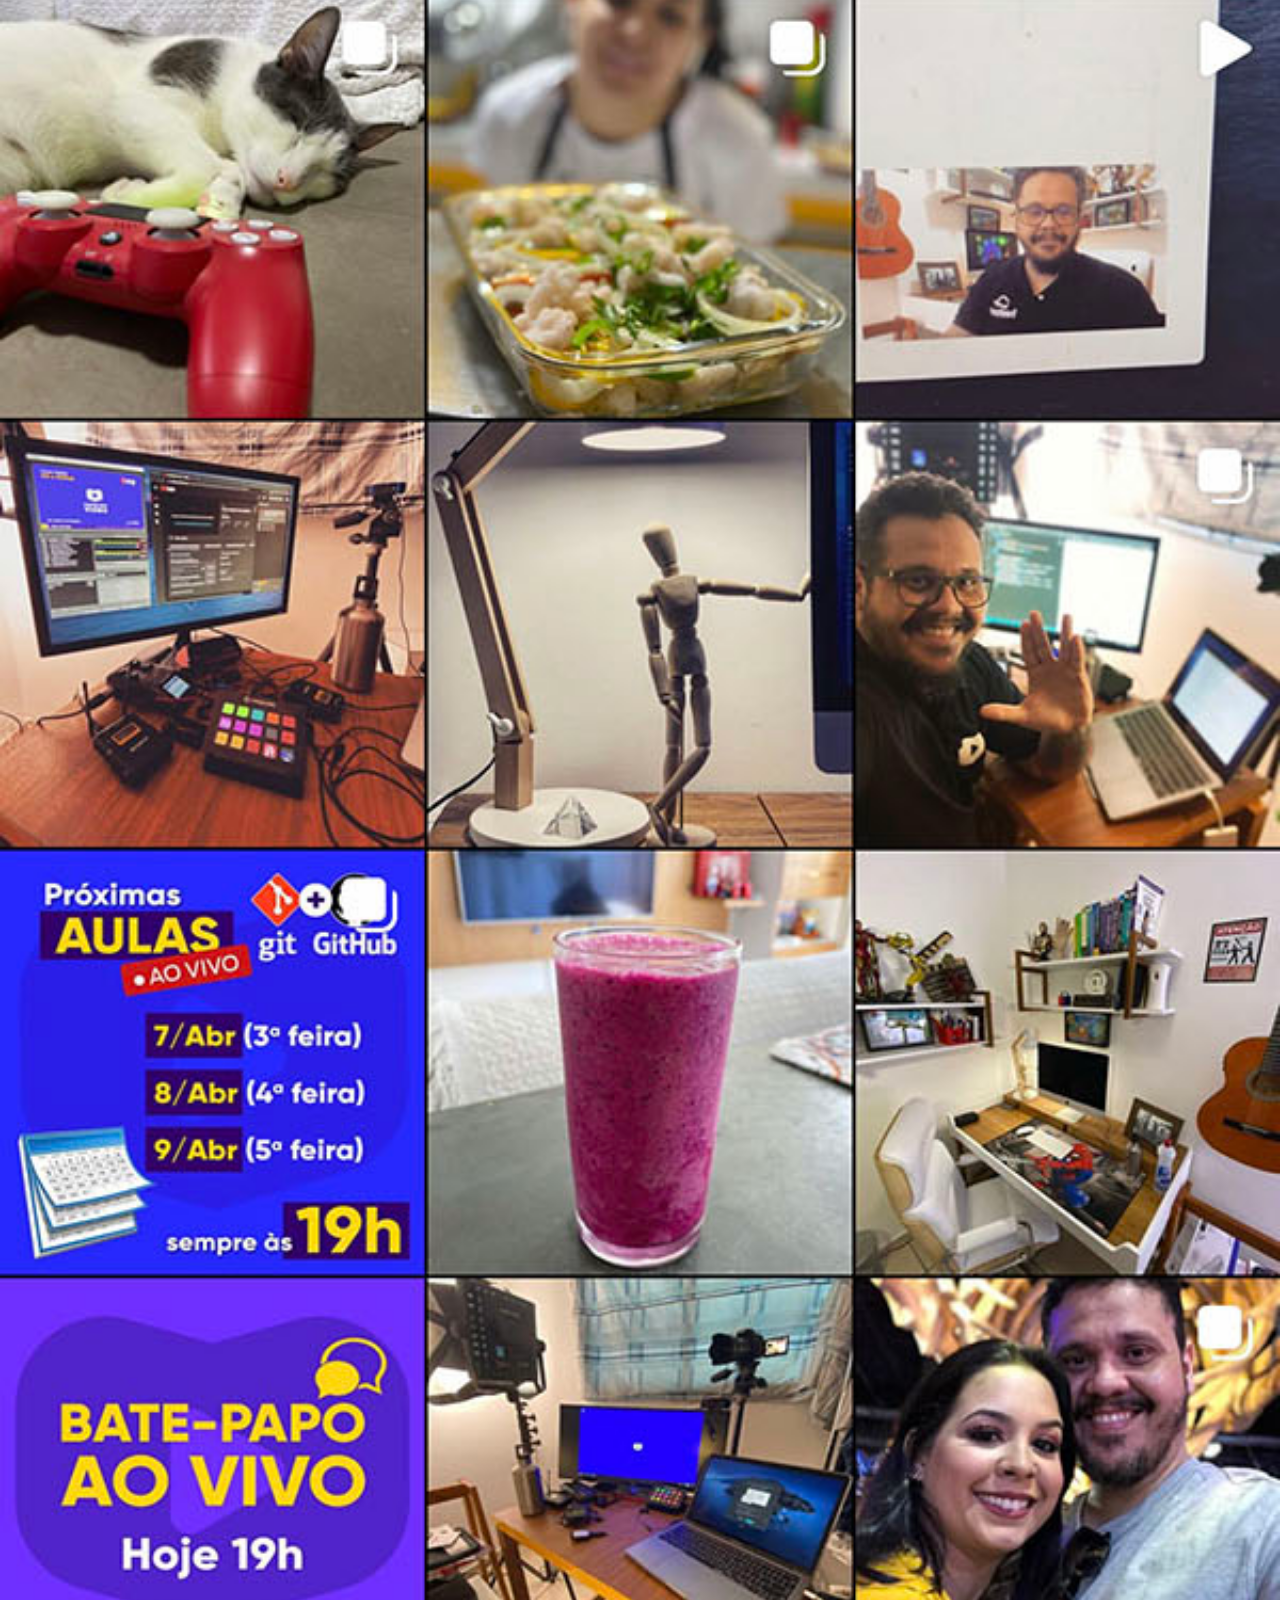
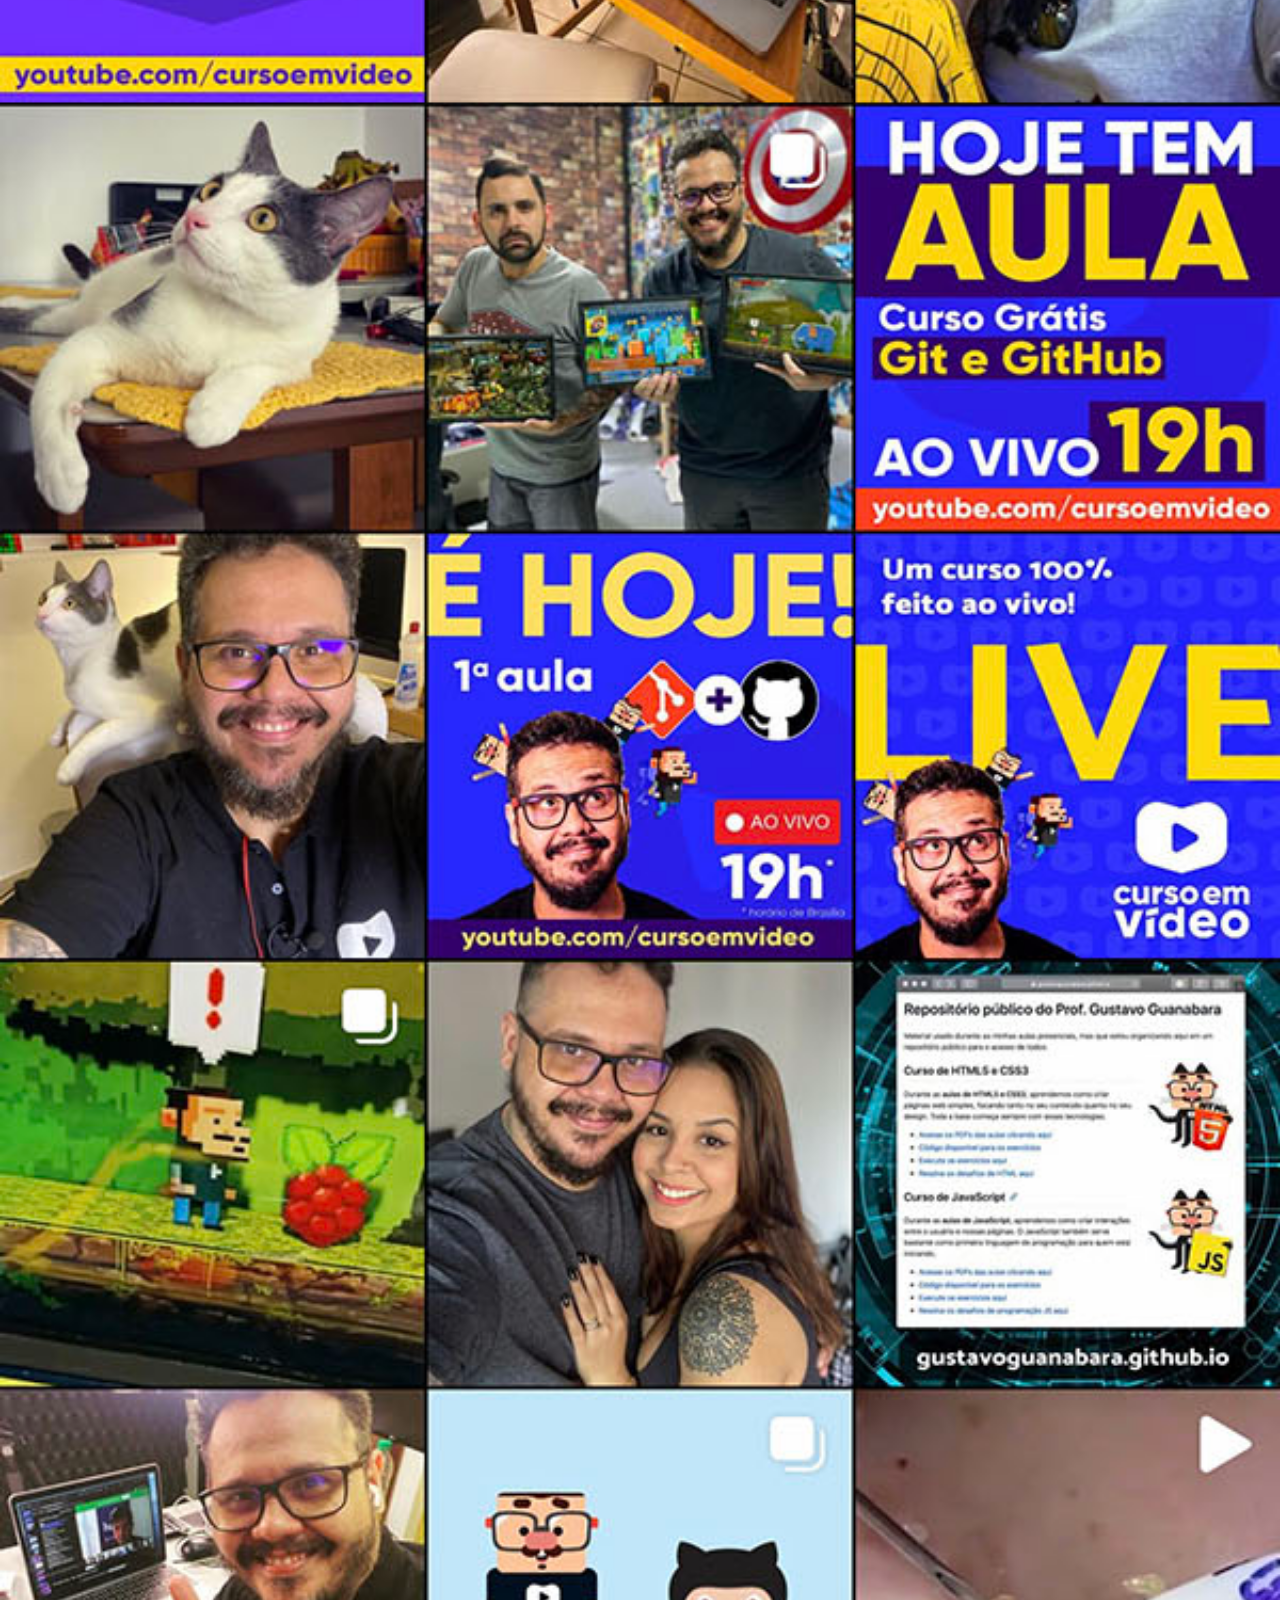
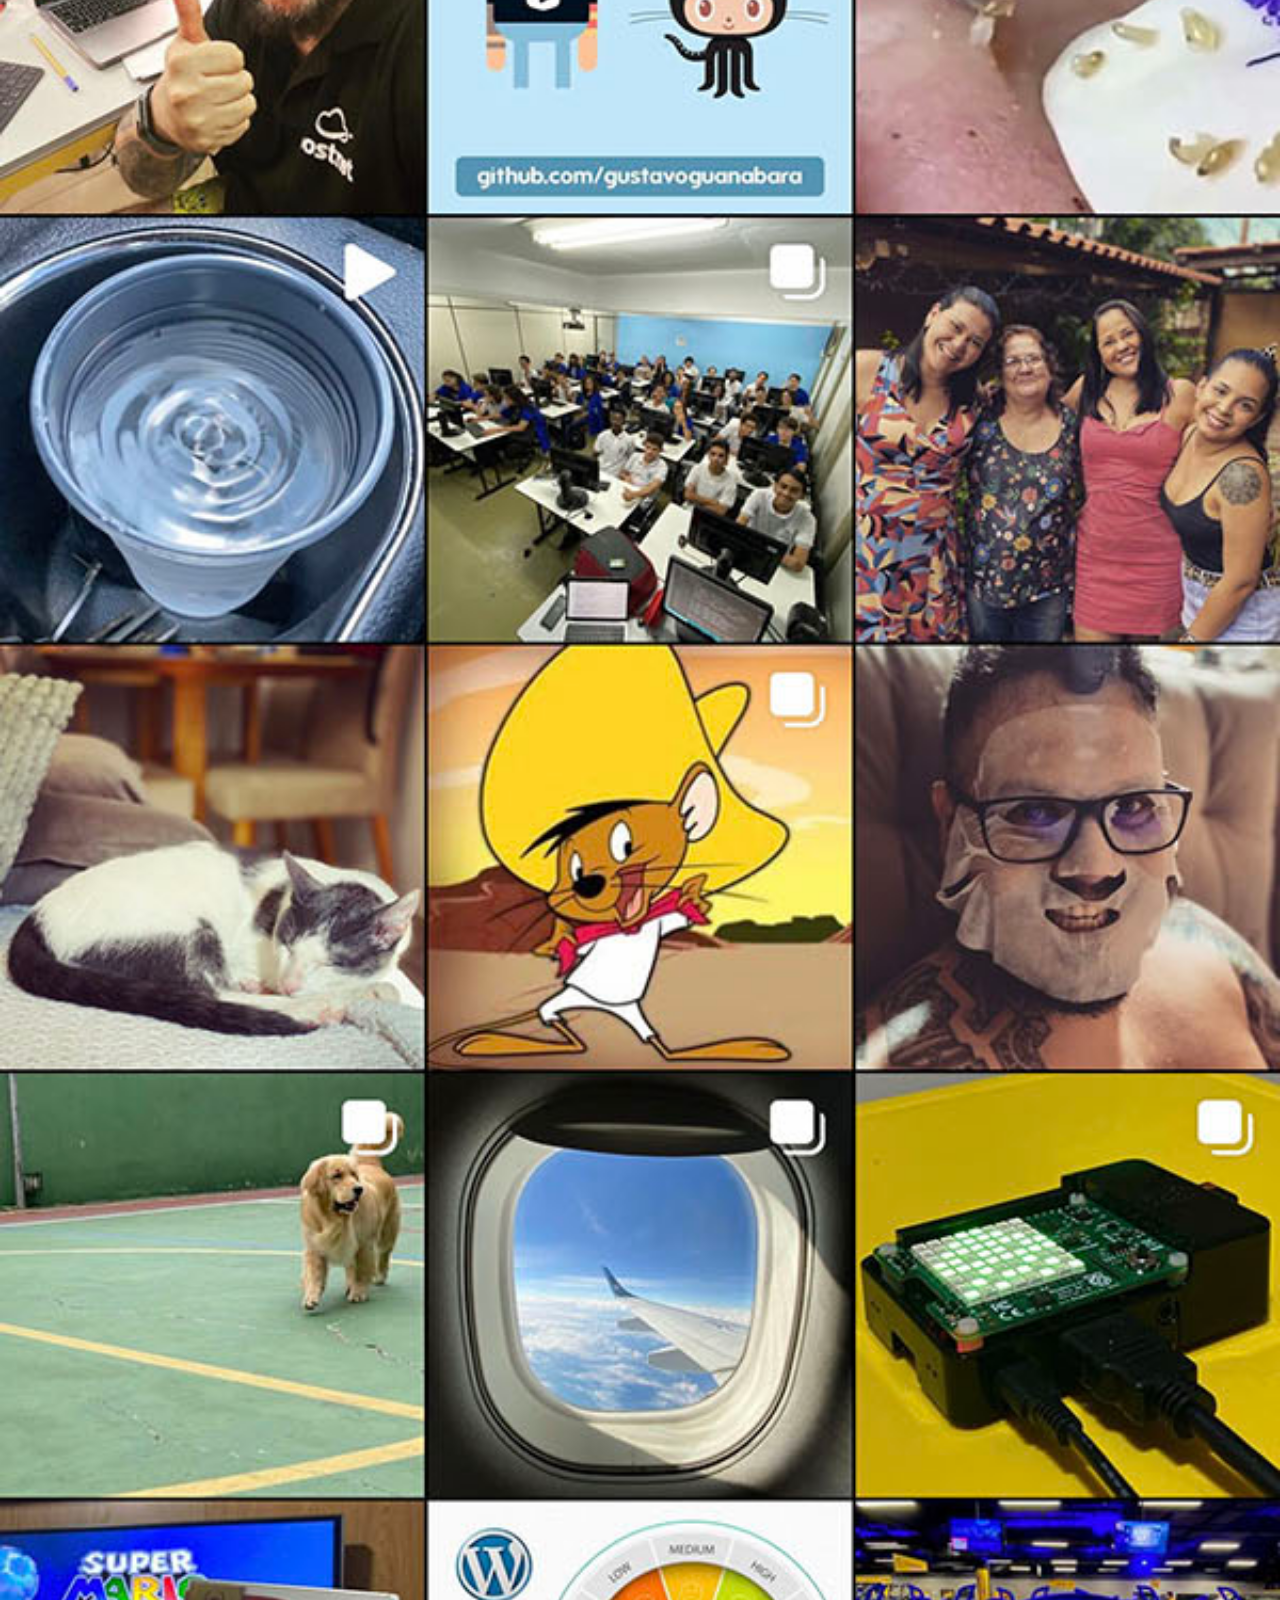
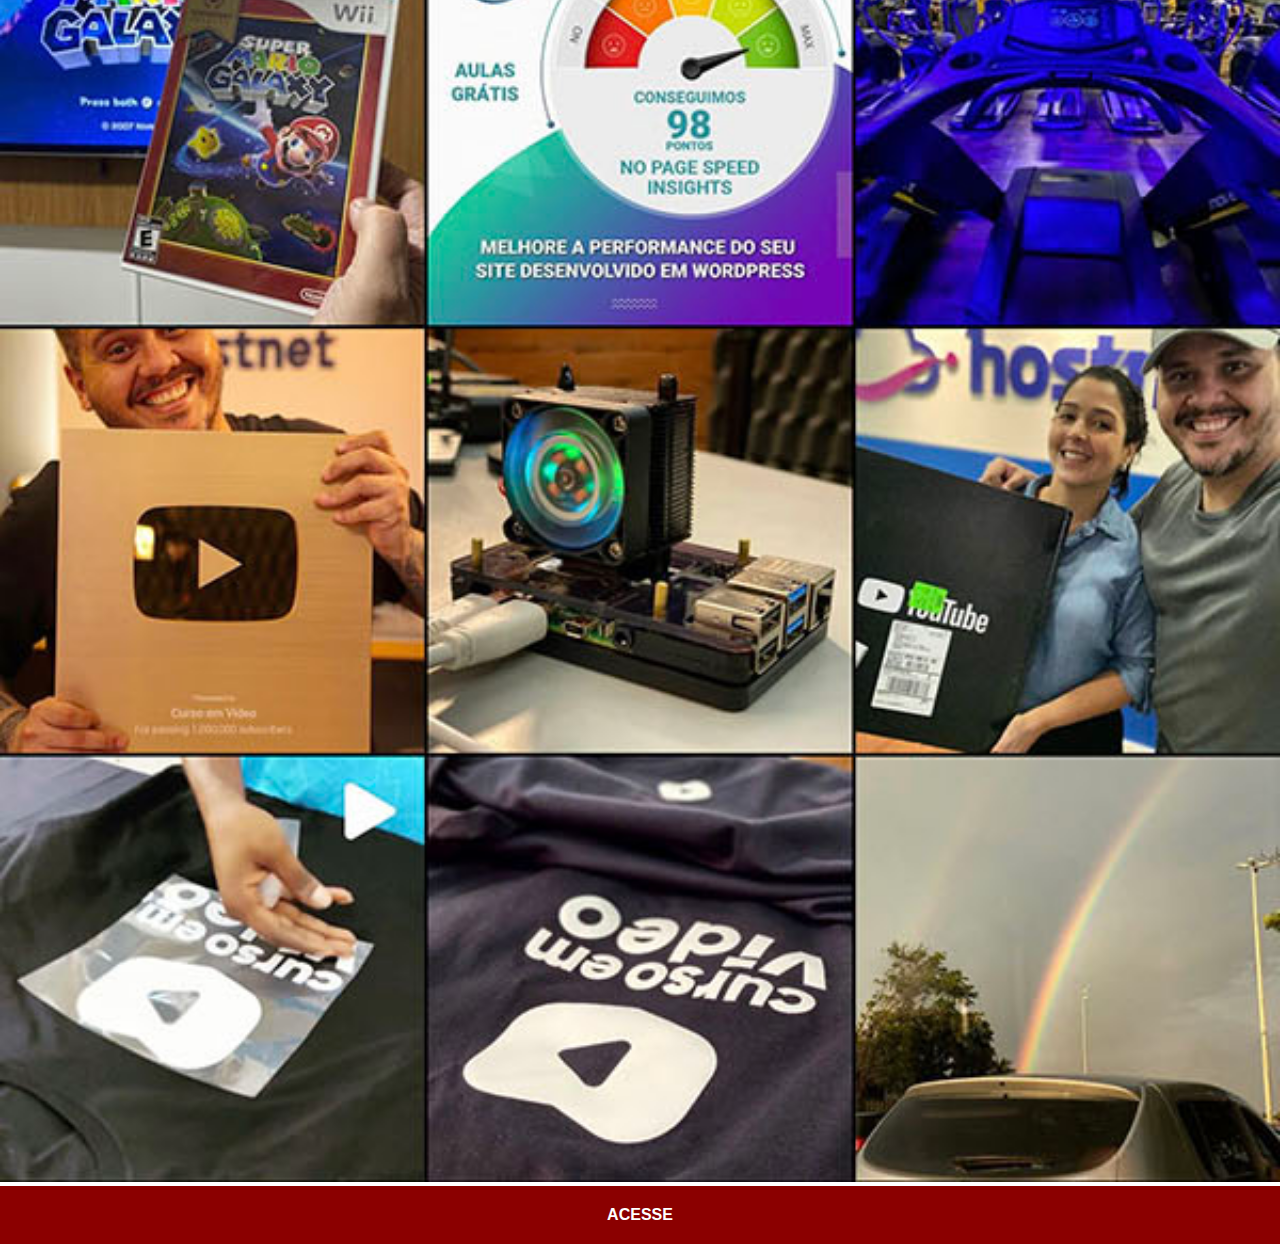
<file: Instagram.html>
<!DOCTYPE html>
<html lang="pt-br">
<head>
    <meta charset="UTF-8">
    <meta name="viewport" content="width=device-width, initial-scale=1.0">
    <link rel="stylesheet" href="estilos/social.css">
    <title>Instagram</title>
</head>
<body>
    <img src="imagens/tela-instagram.jpg" alt="Instagram">
    <a href="https://www.instagram.com/gustavoguanabara/" target="_blank">ACESSE</a>
</body>
</html>
</file>
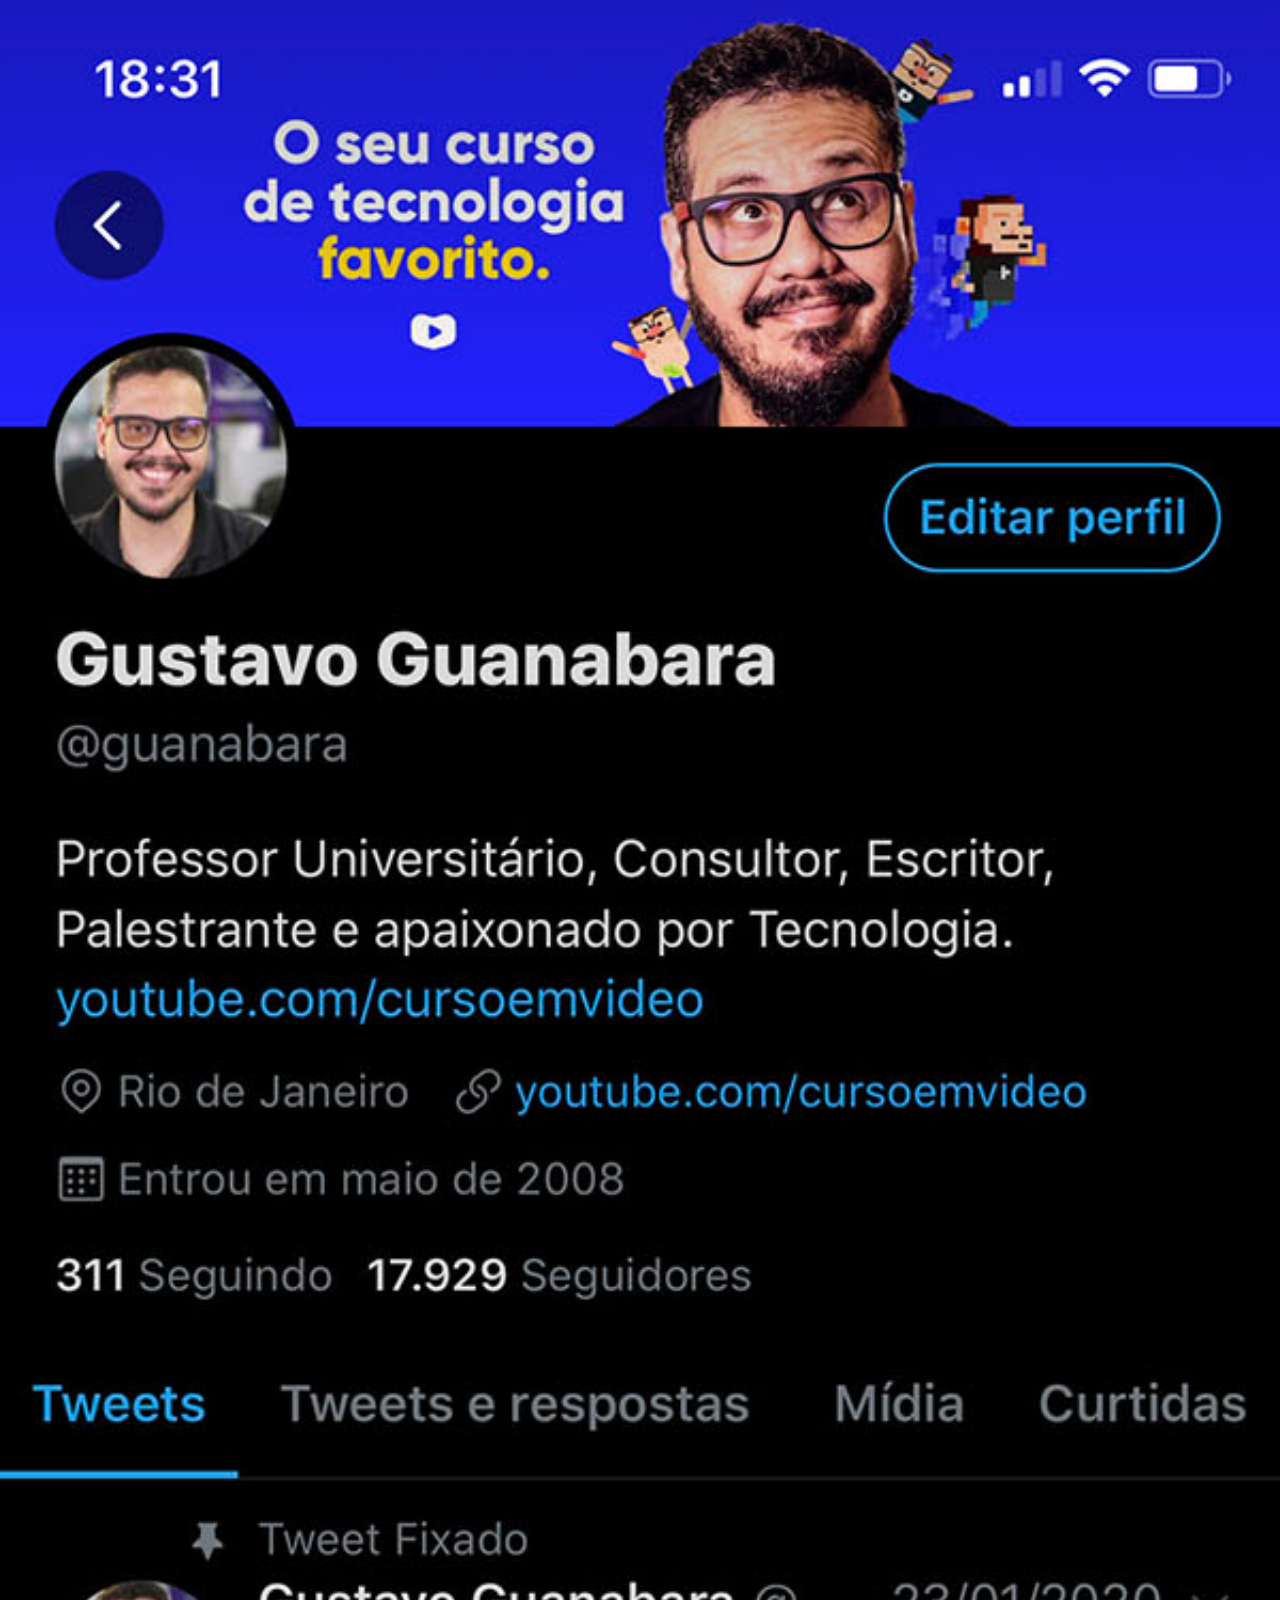
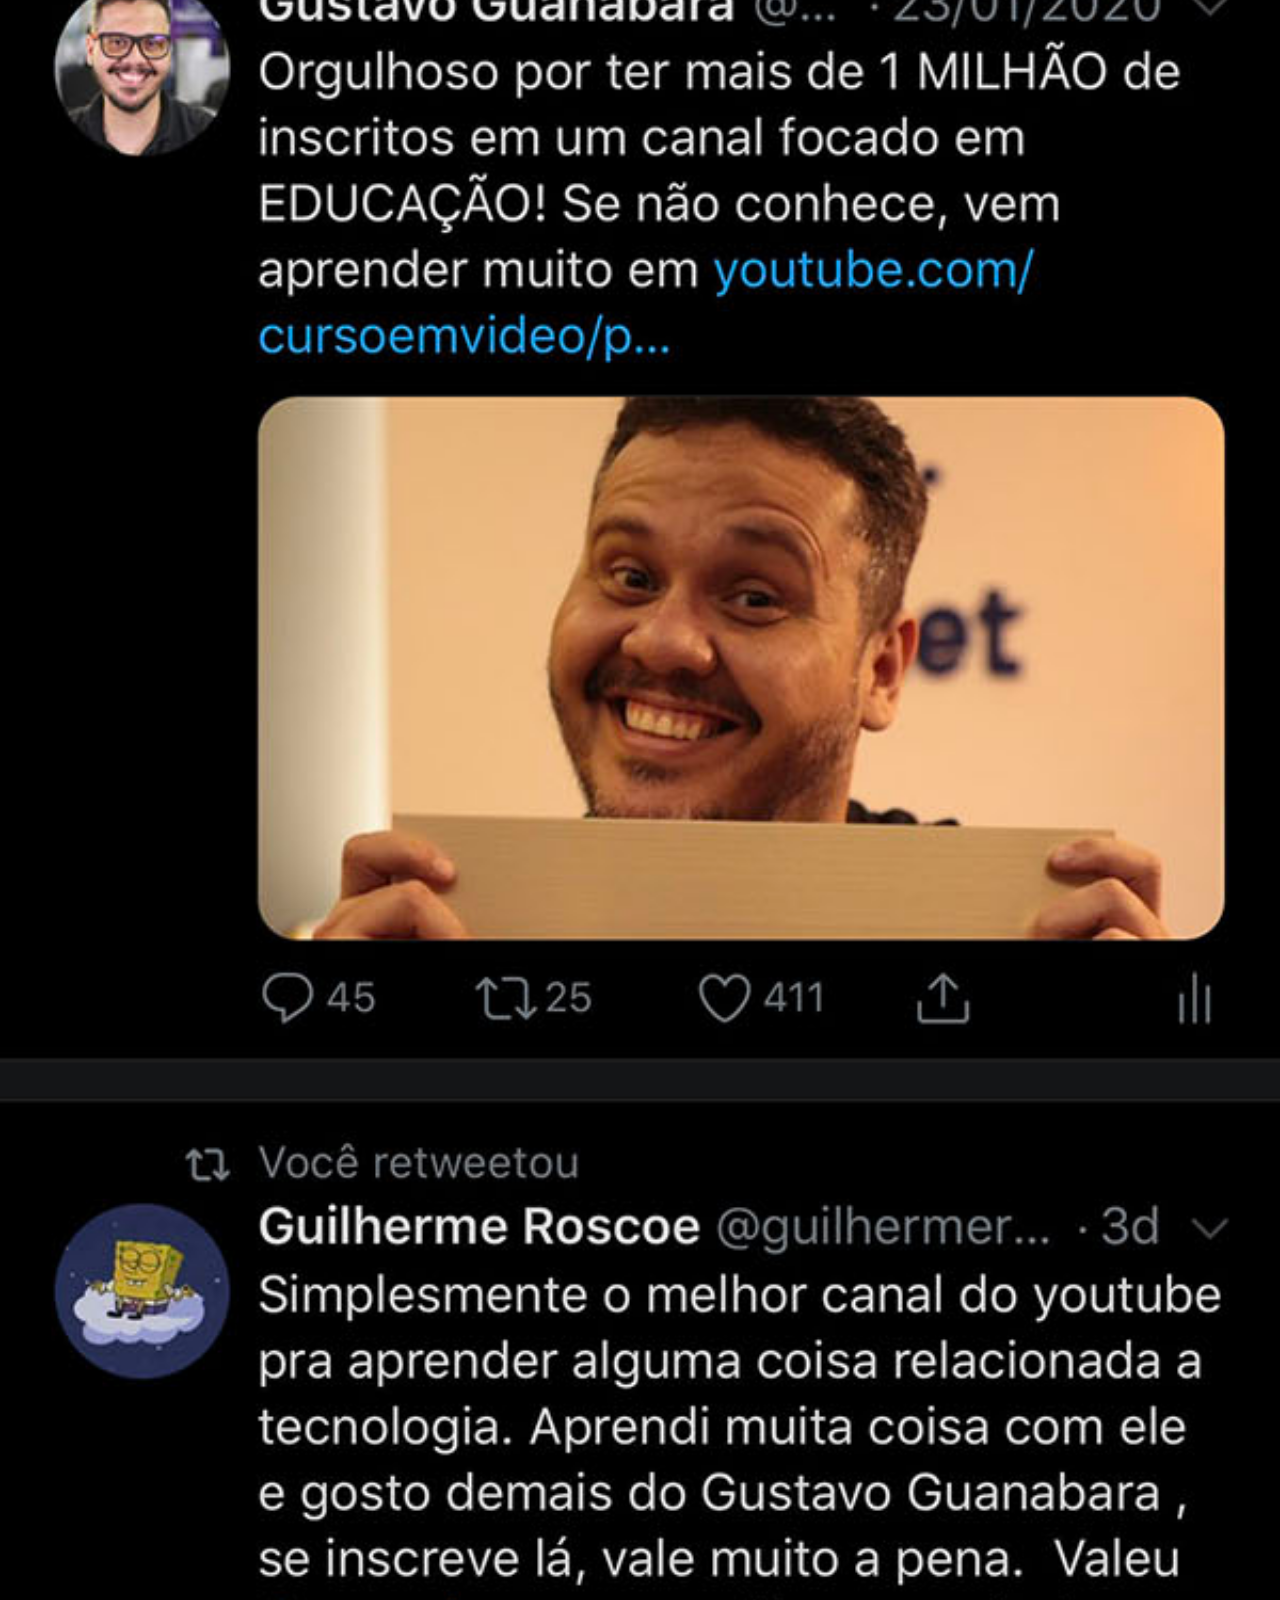
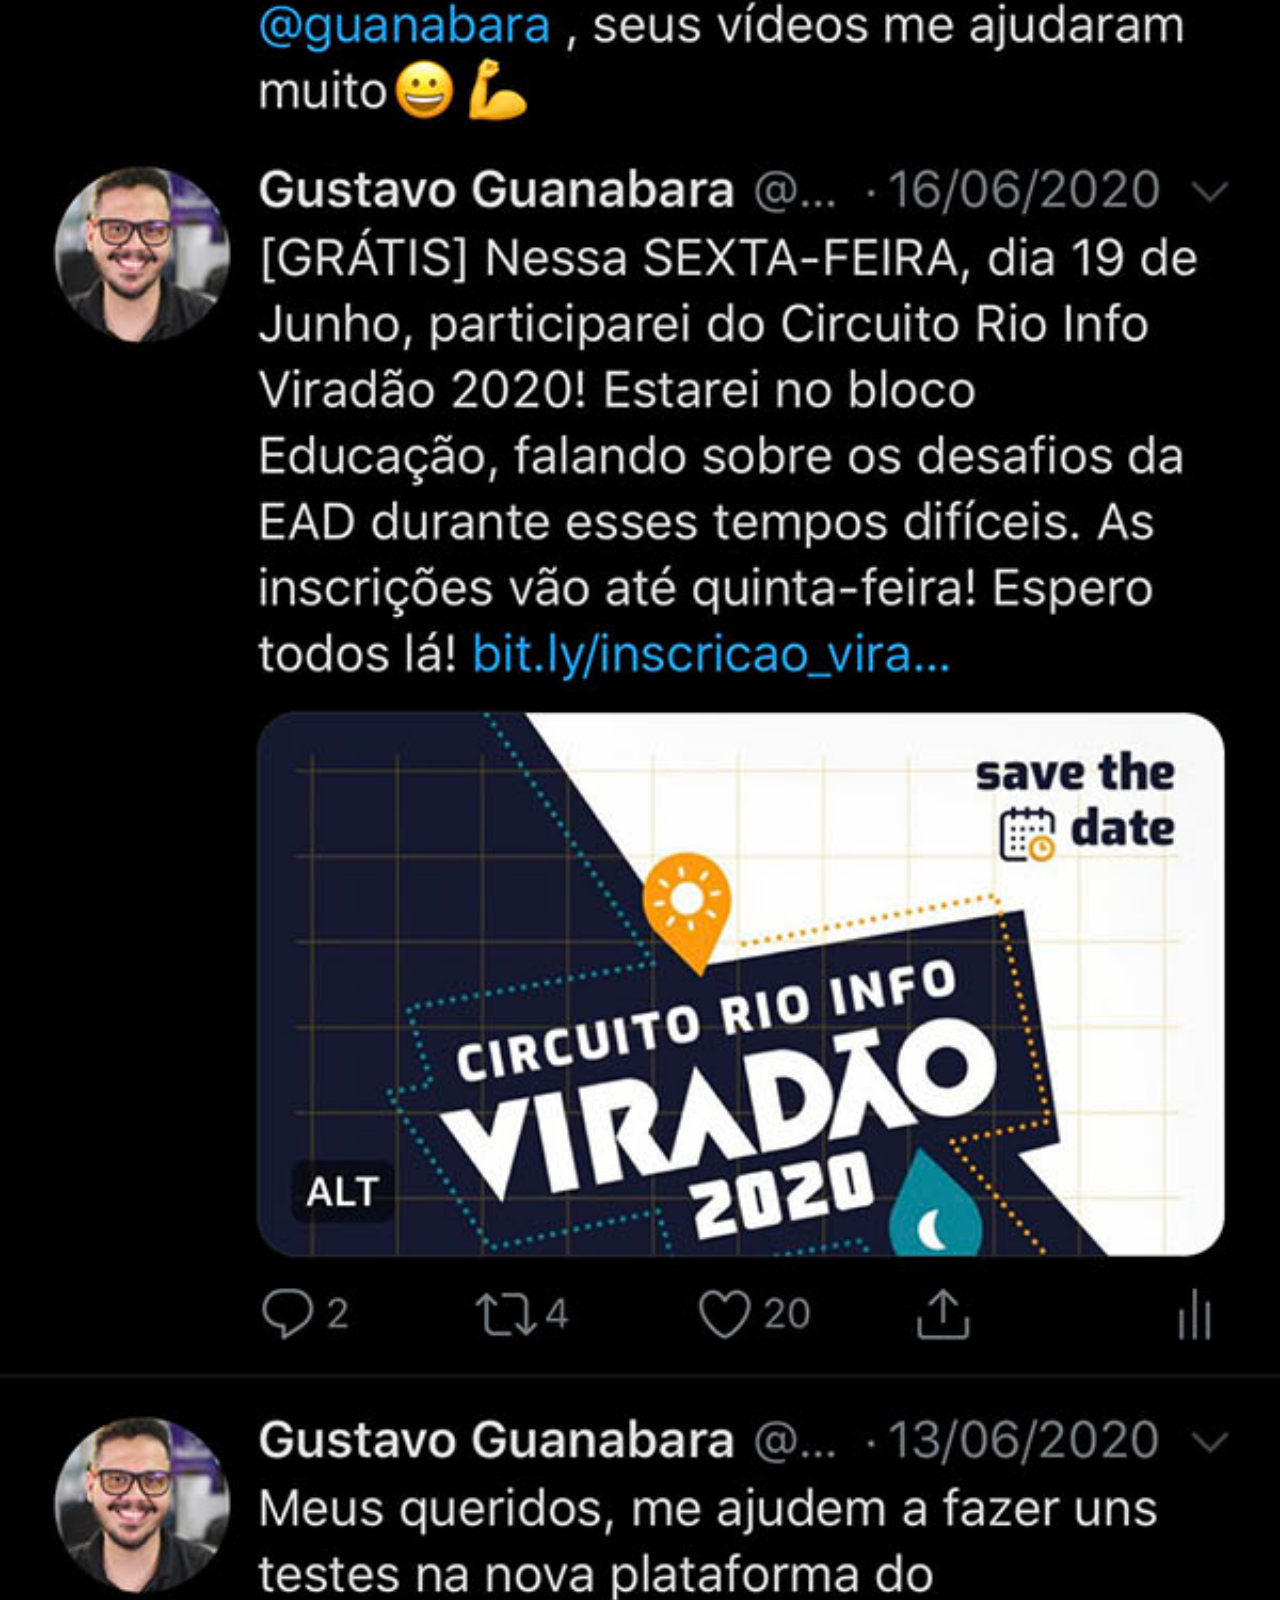
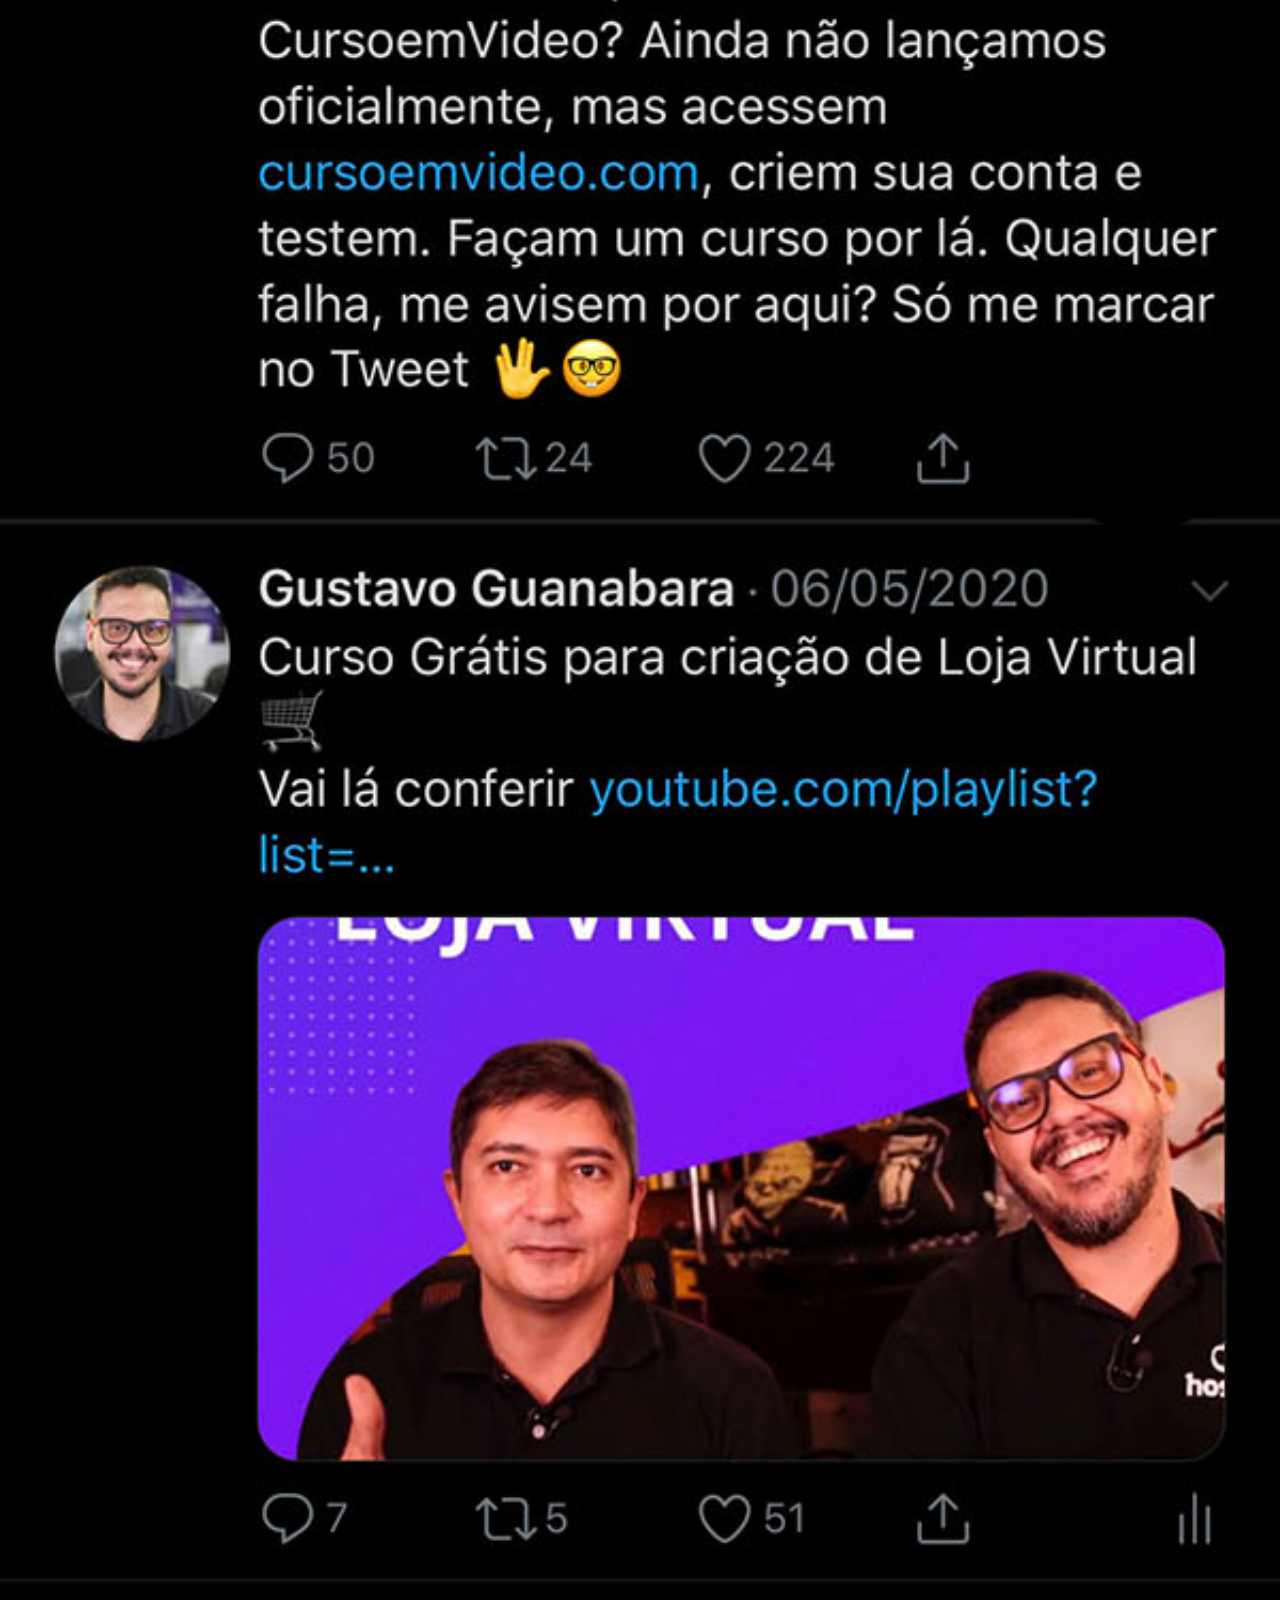
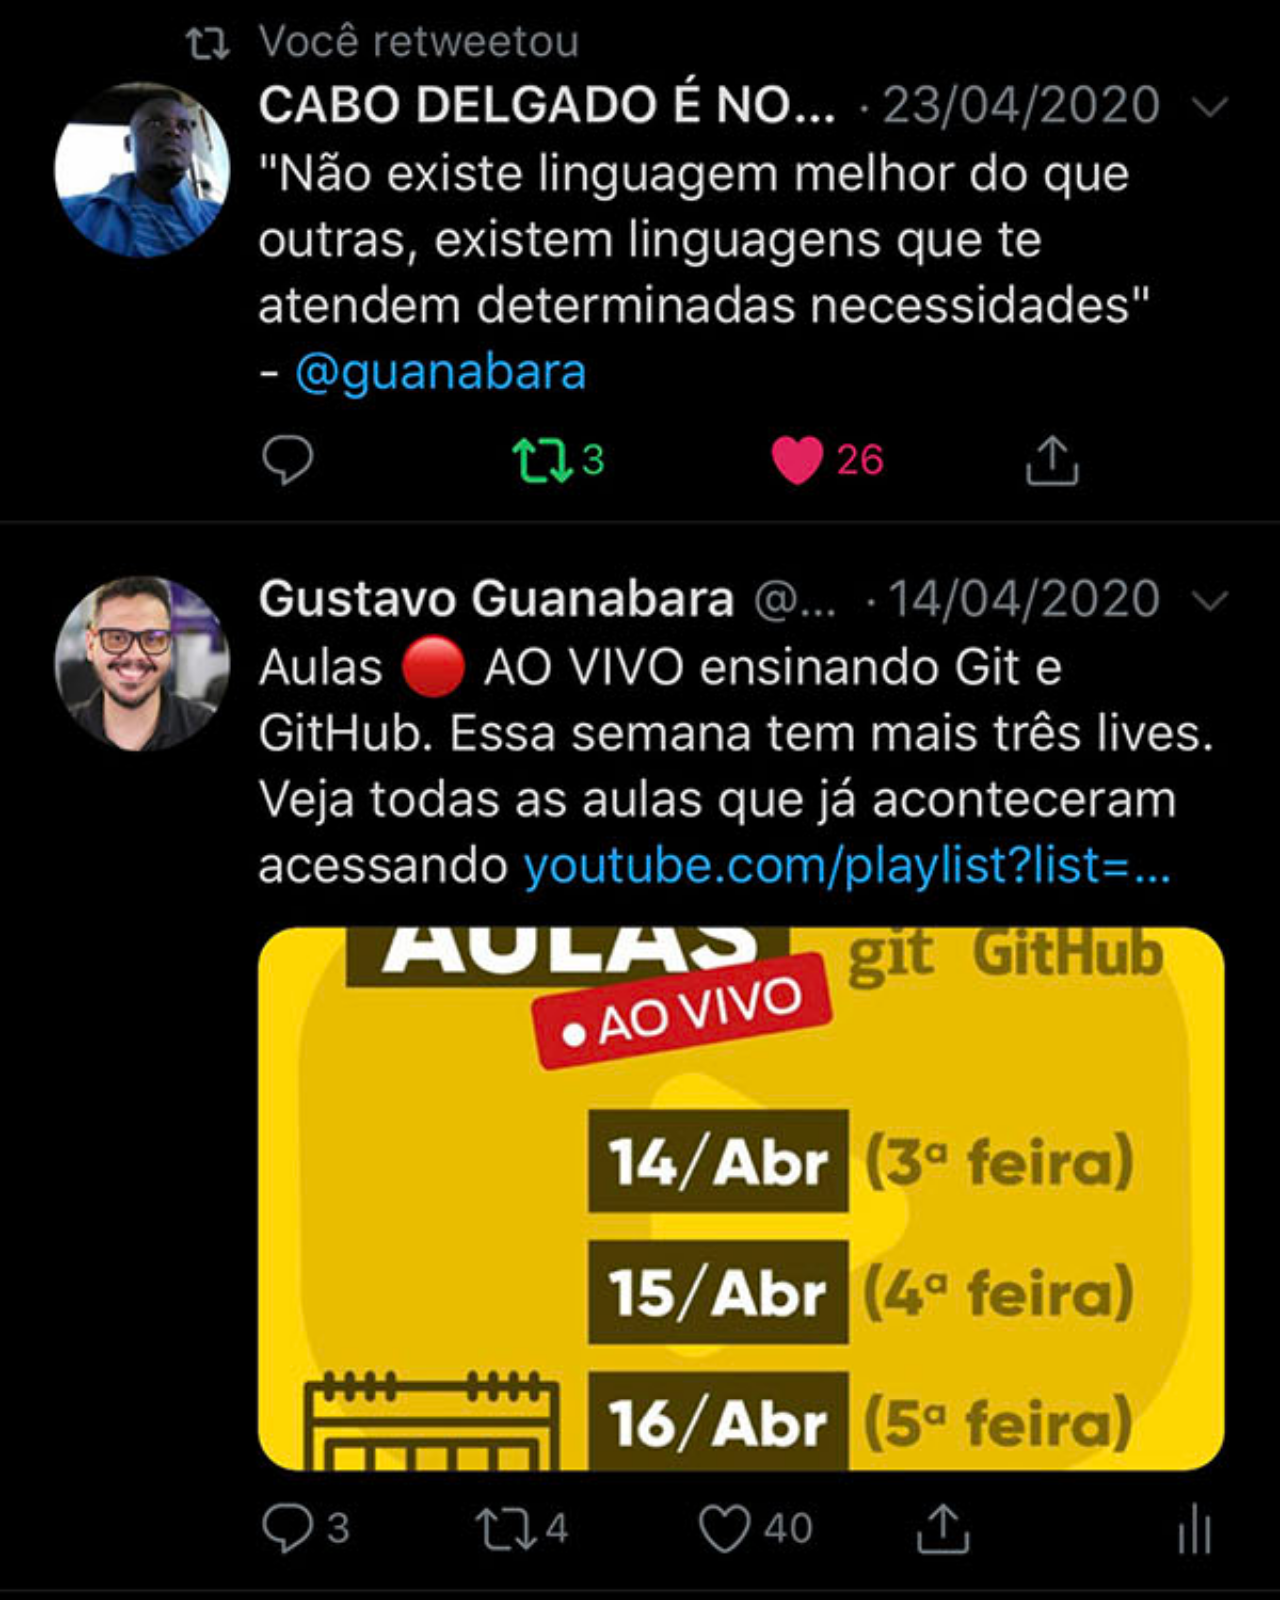
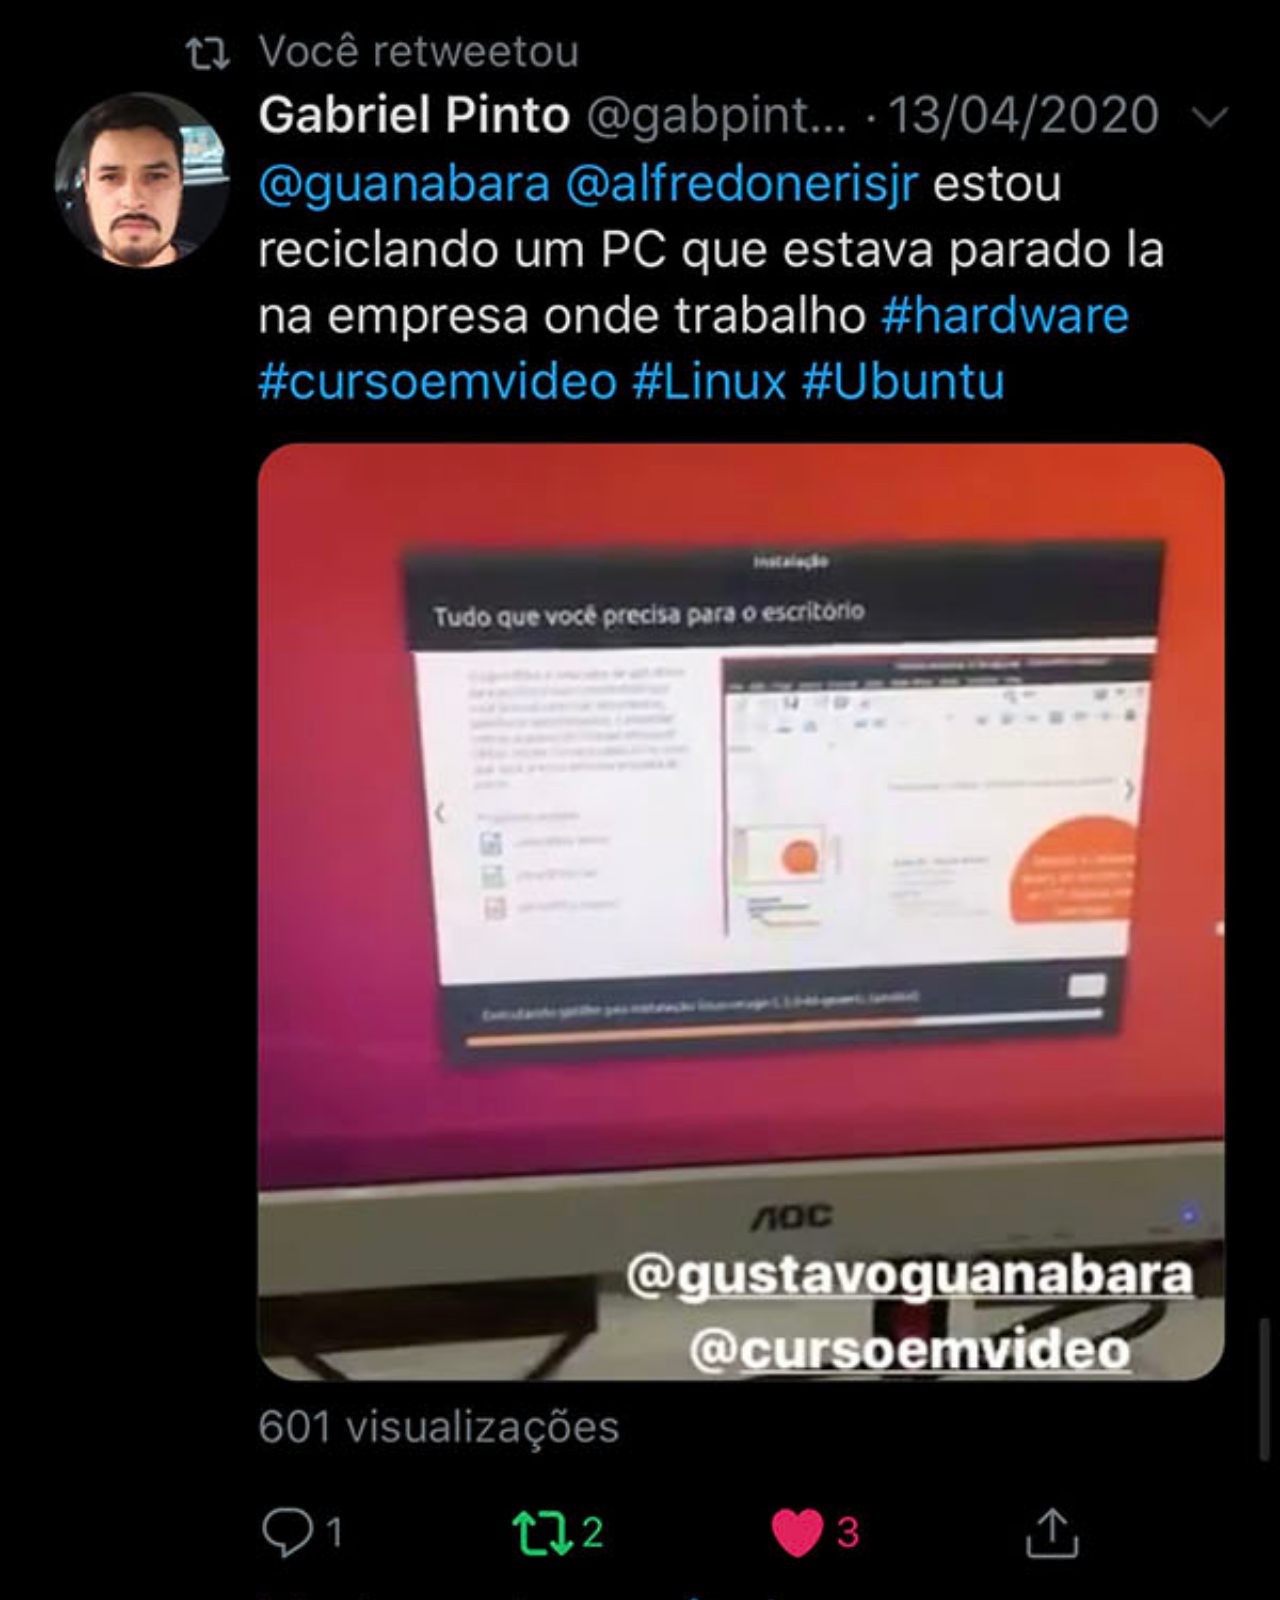
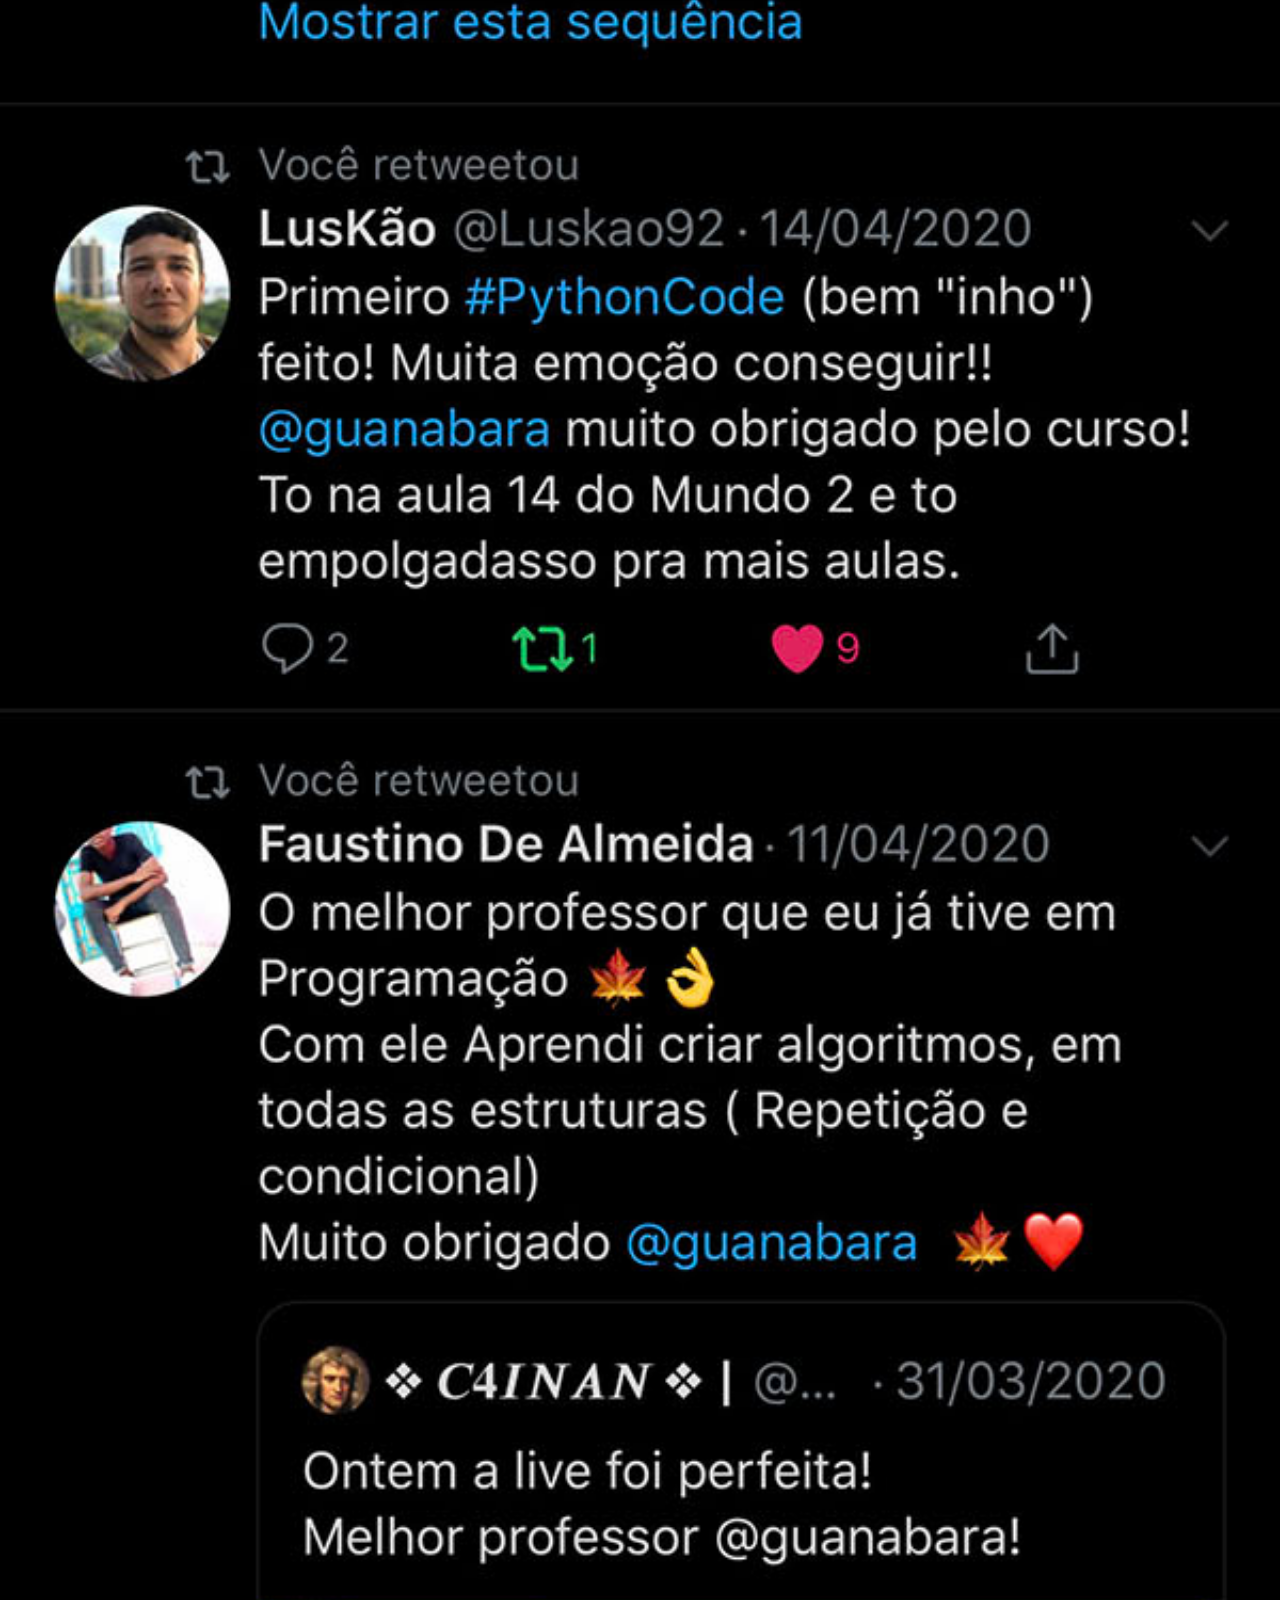
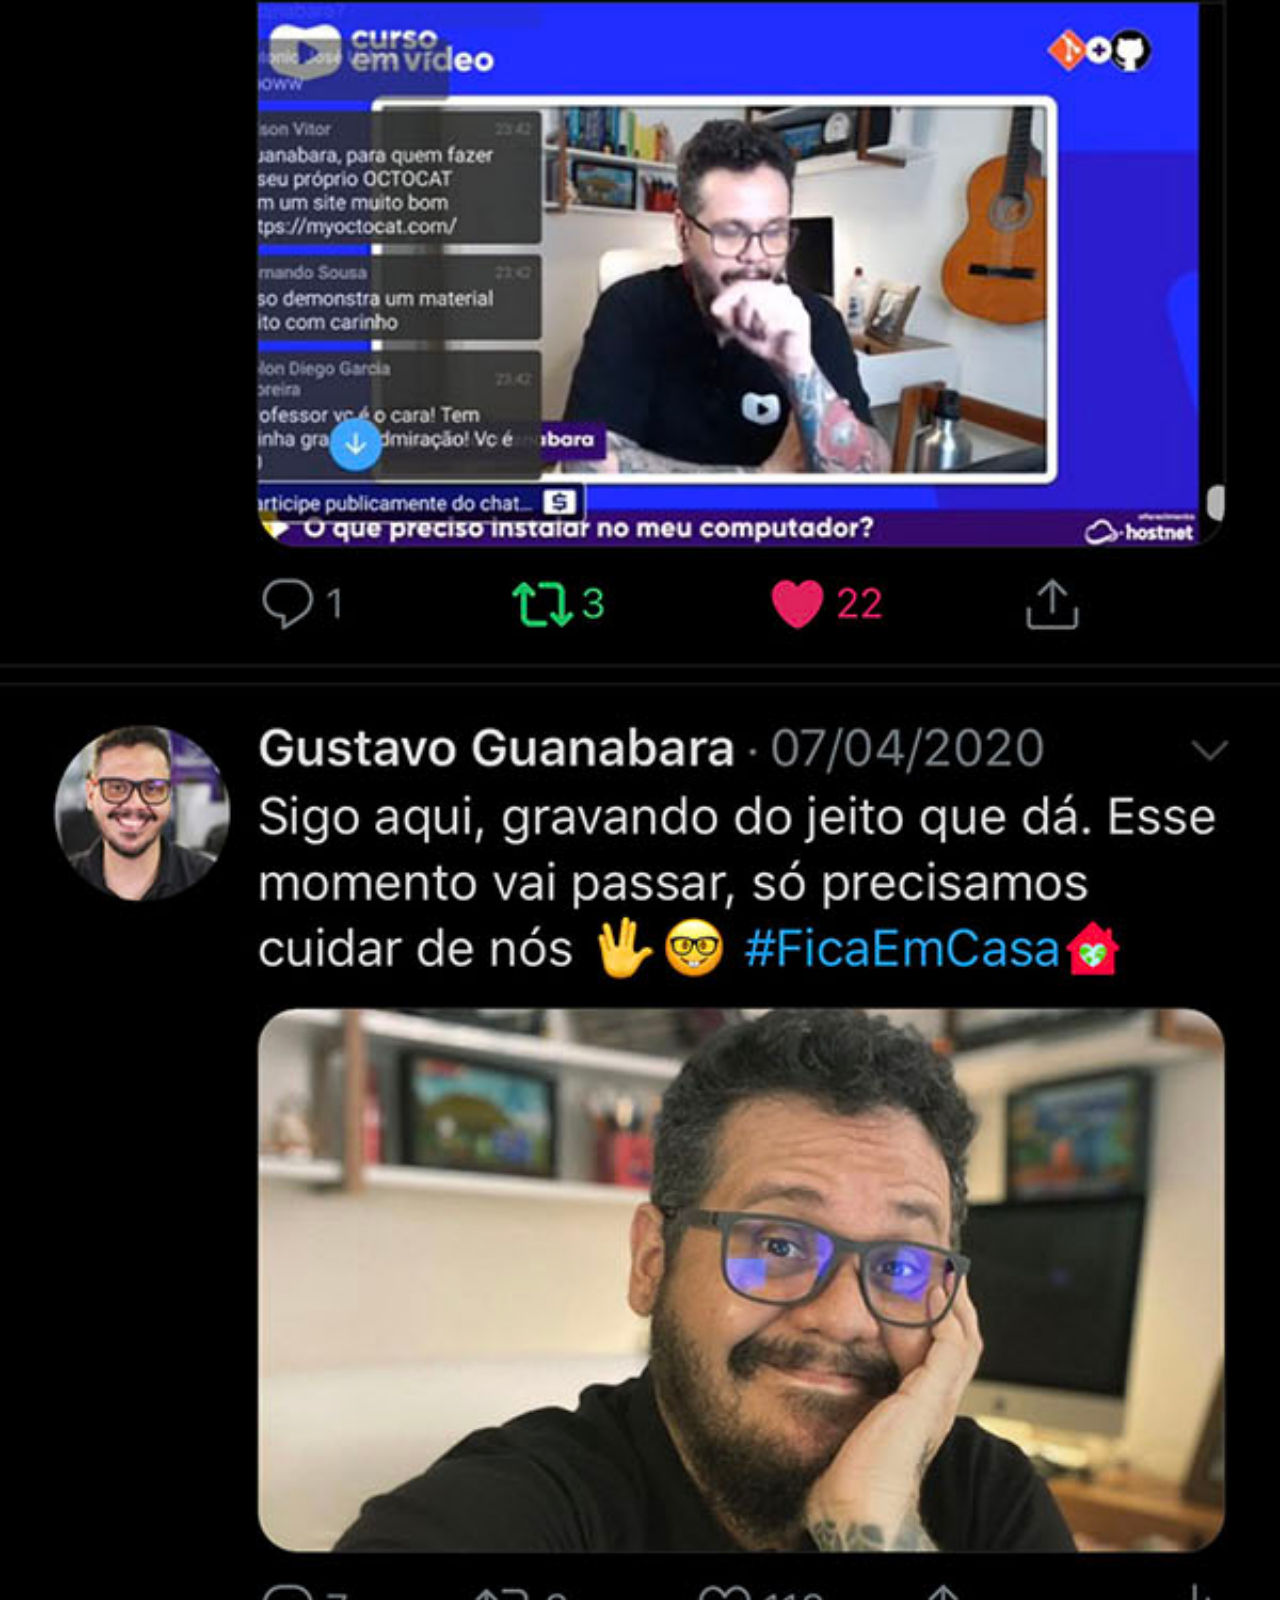
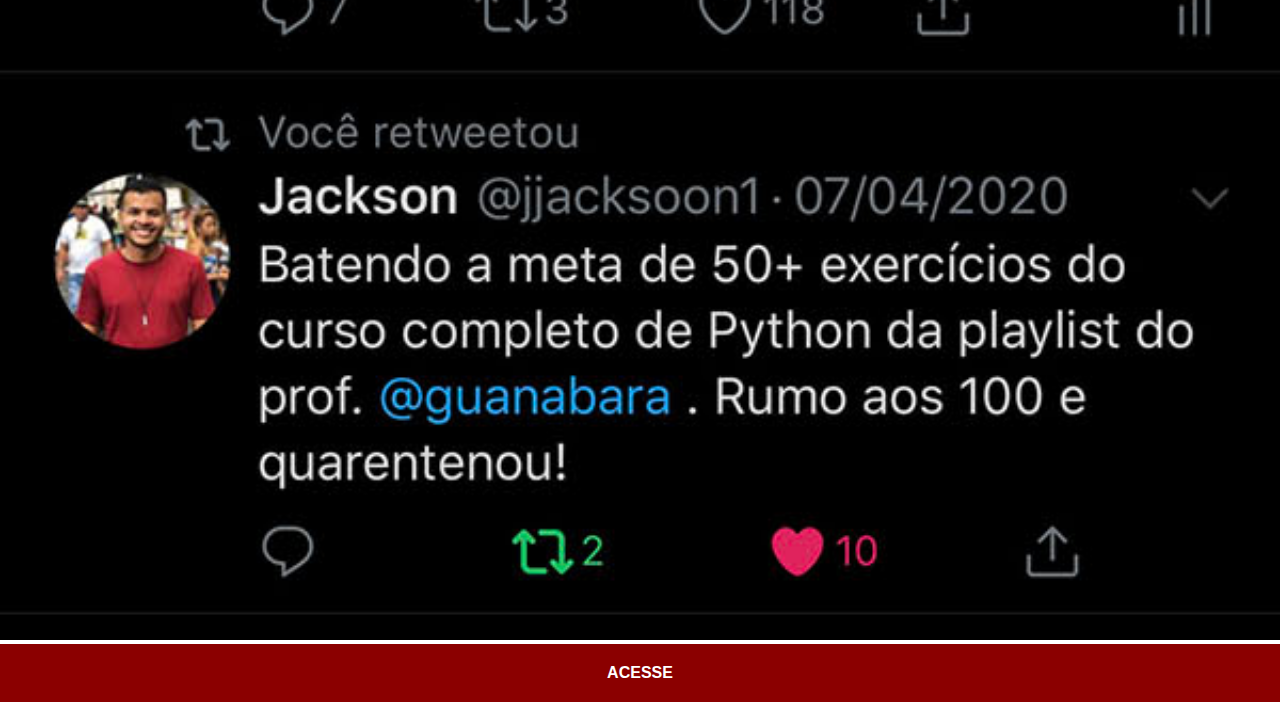
<file: Twitter.html>
<!DOCTYPE html>
<html lang="pt-br">
<head>
    <meta charset="UTF-8">
    <meta name="viewport" content="width=device-width, initial-scale=1.0">
    <link rel="stylesheet" href="estilos/social.css">
    <title>Twitter</title>
</head>
<body>
    <img src="imagens/tela-twitter.jpg" alt="Twitter">
    <a href="https://x.com/guanabara/" target="_blank">ACESSE</a>
</body>
</html>
</file>
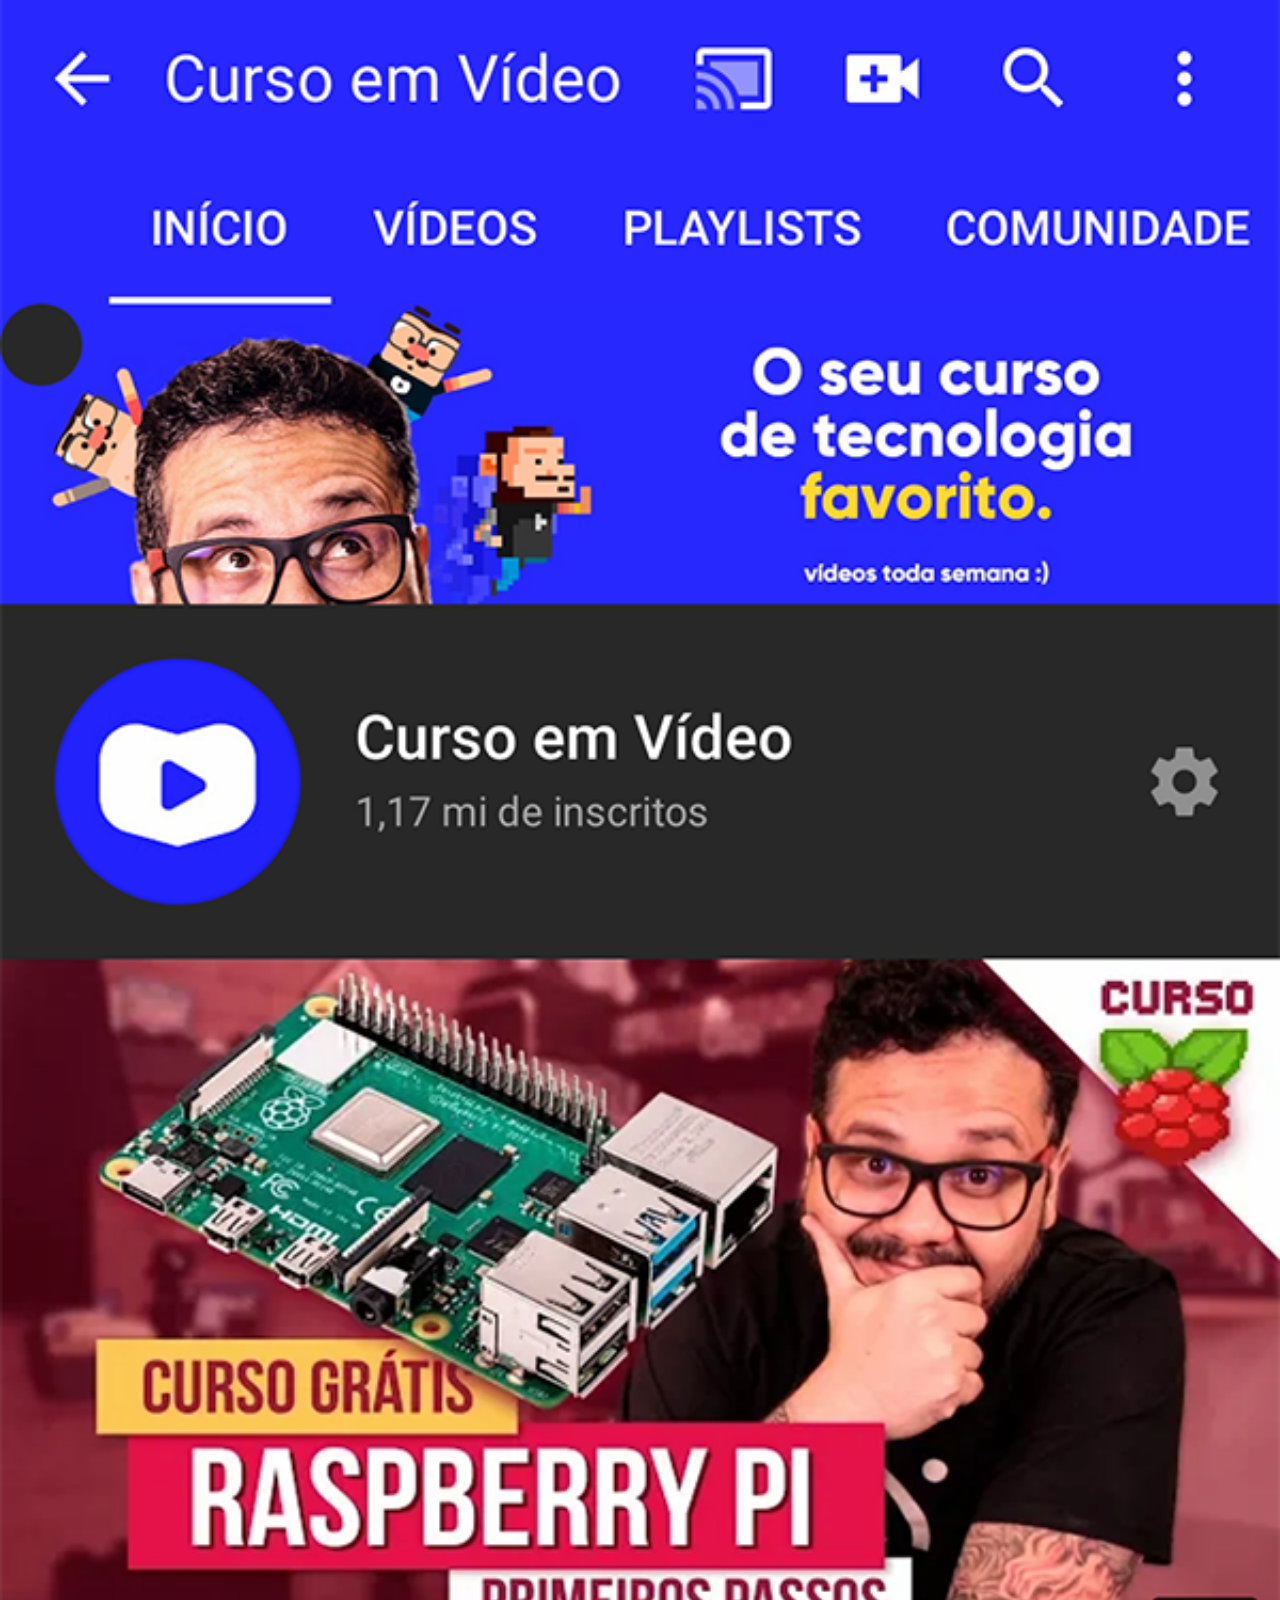
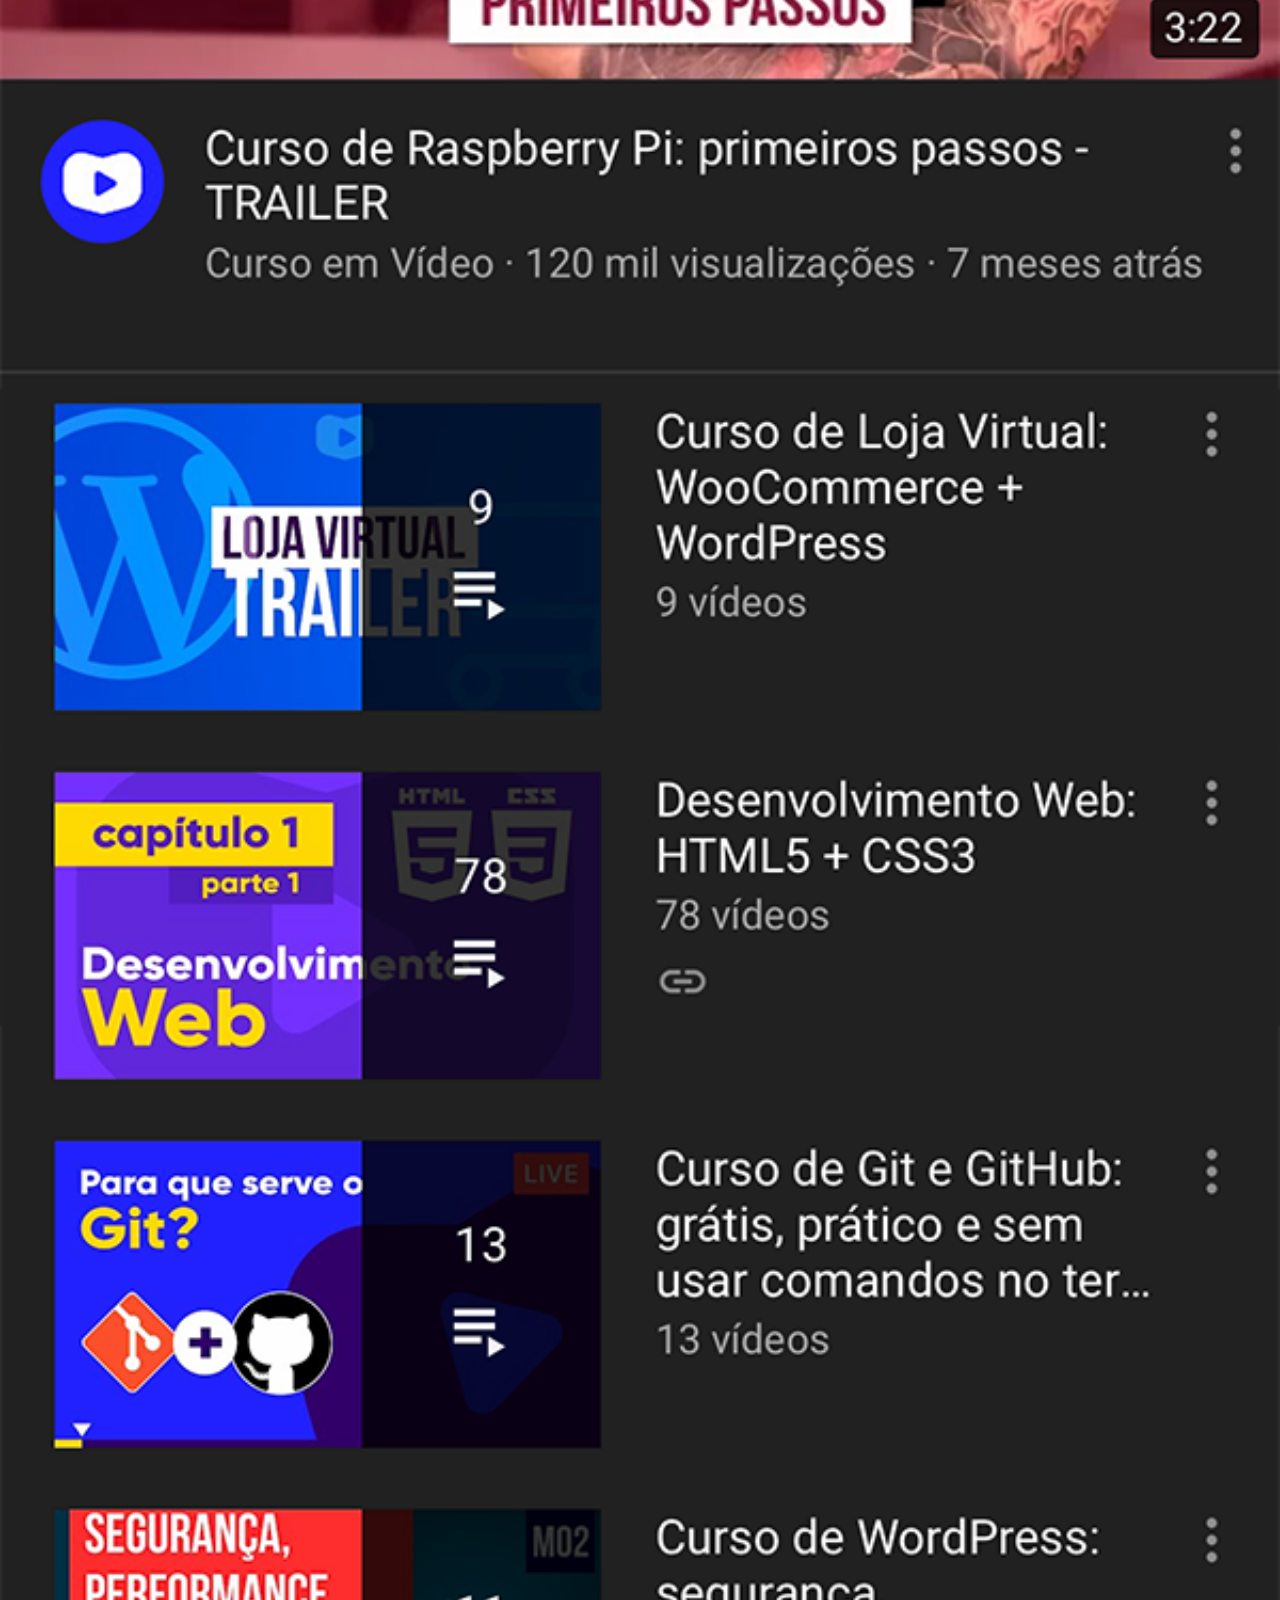
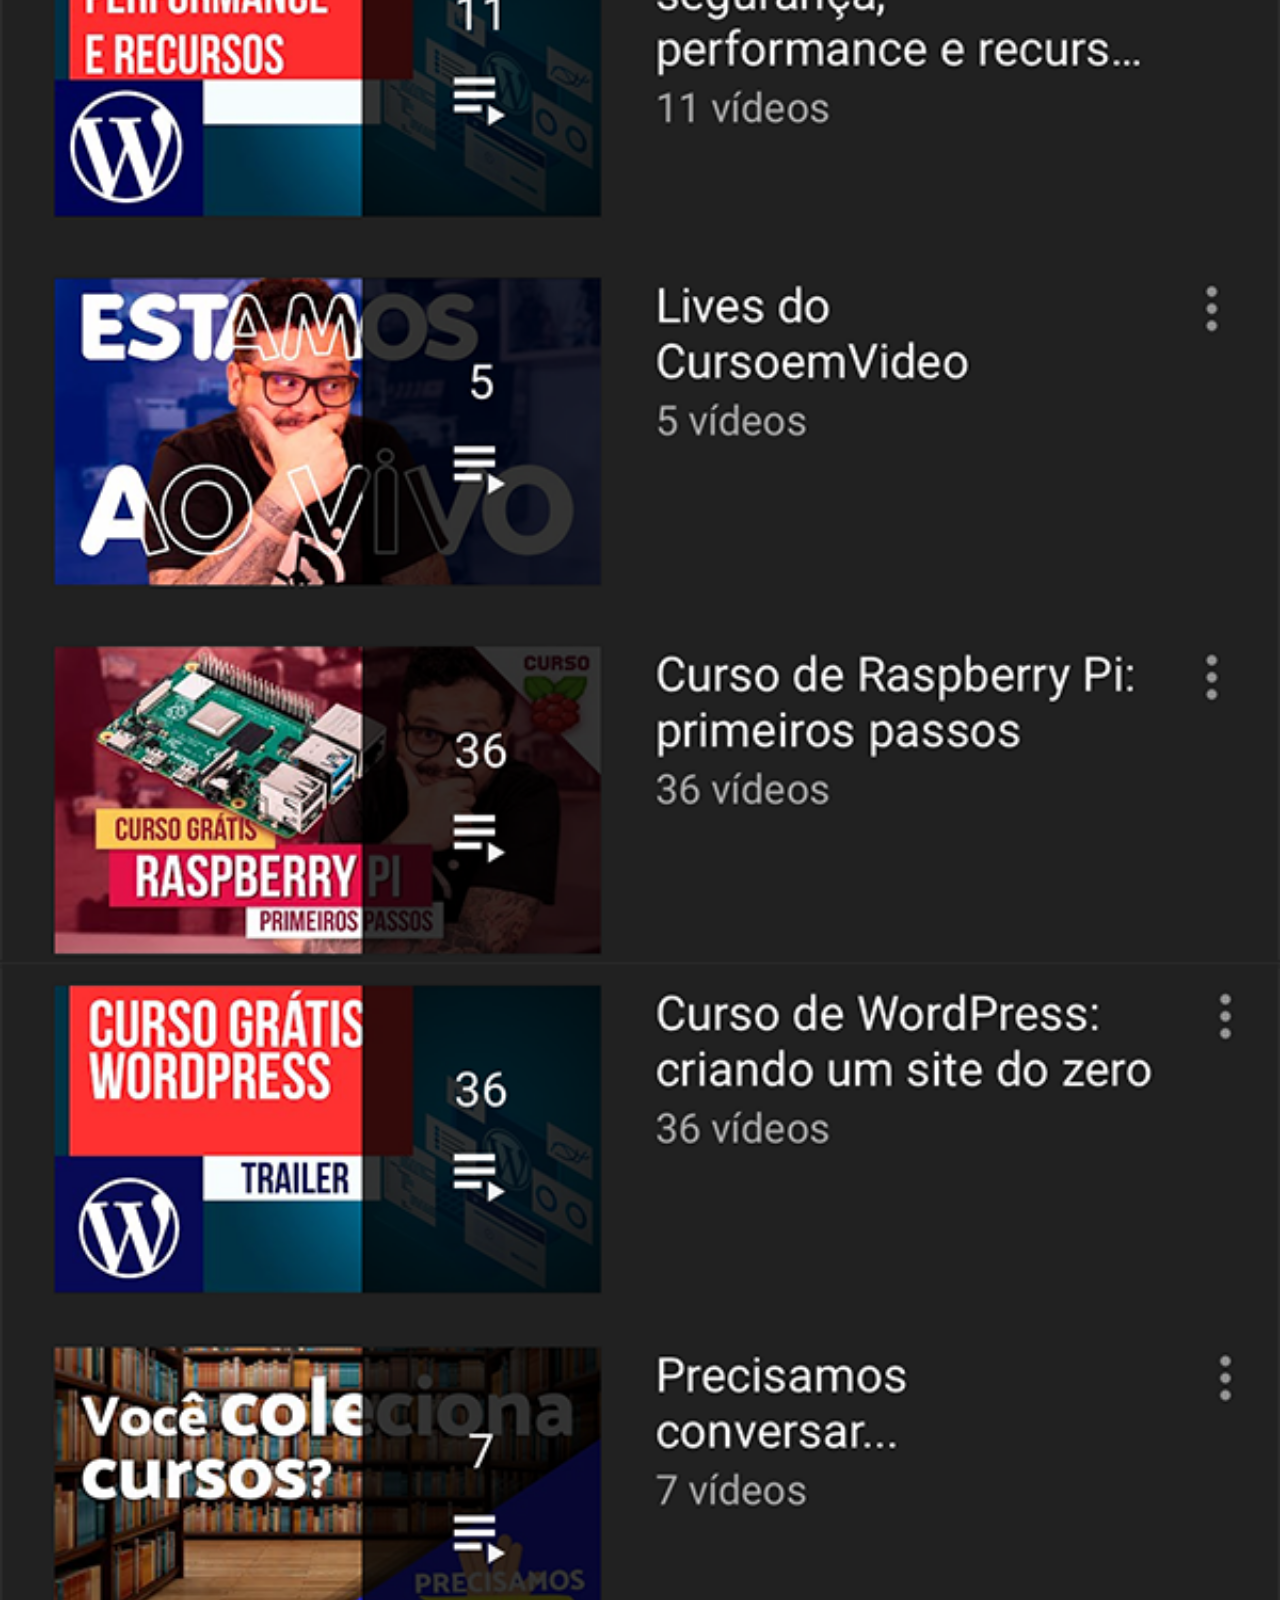
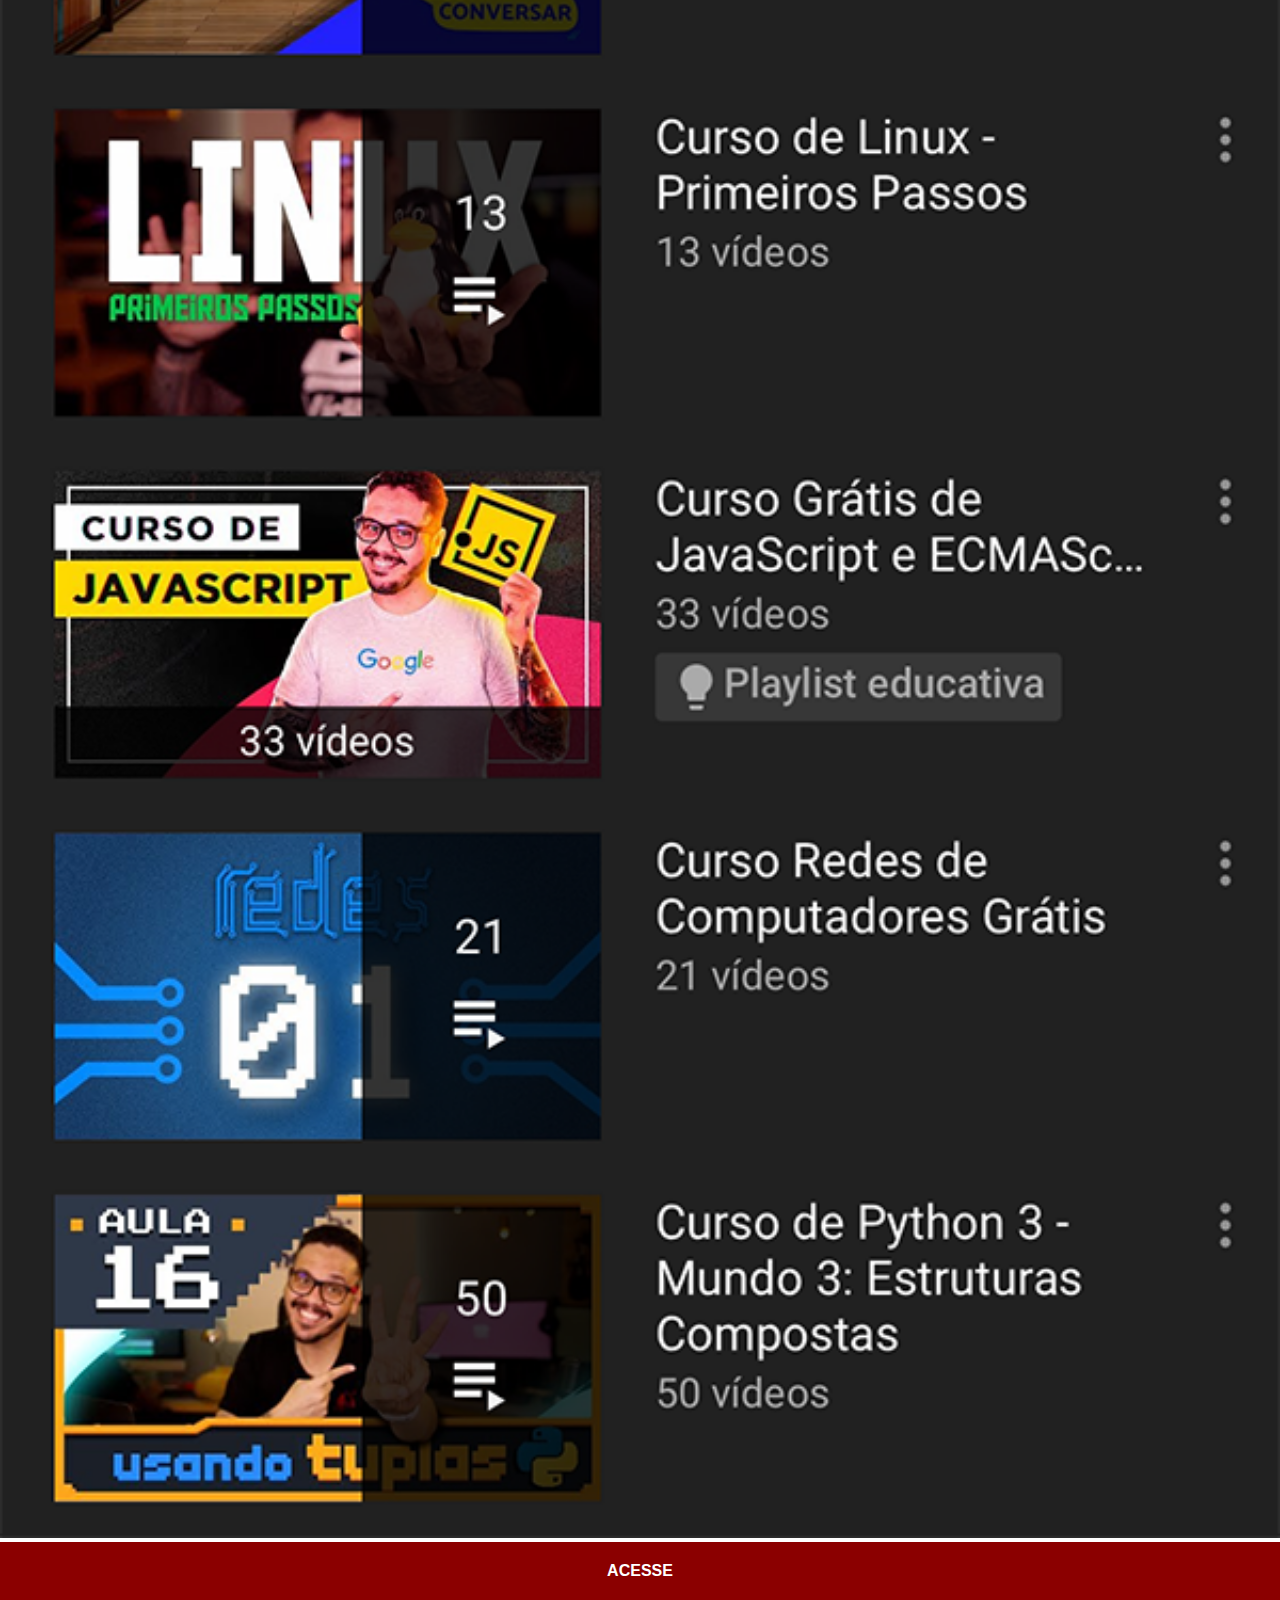
<file: youtube.html>
<!DOCTYPE html>
<html lang="pt-br">
<head>
    <meta charset="UTF-8">
    <meta name="viewport" content="width=device-width, initial-scale=1.0">
    <link rel="stylesheet" href="estilos/social.css">
    <title>YouTube</title>
</head>
<body>
    <img src="imagens/tela-youtube.png" alt="YouTube">
    <a href="https://www.youtube.com/c/CursoemV%C3%ADdeo" target="_blank">ACESSE</a>
</body>
</html>
</file>
<file: estilos/style.css>
@charset "UTF-8";

* {
    margin: 0px;
    padding: 0px;
    font-family: Arial, Helvetica, sans-serif;
}

html, body{
    height: 100vh;
    width: 100vw;
    background-color: black;
}

body {
    background: url('../imagens/fundo-madeira.jpg') no-repeat top center;
    background-size: cover;background-attachment: fixed;
}

main {
    height: 100vh;
    position: relative;
}

section#telefone {
    position: absolute;
    top: 50%;
    left: 50%;
    transform: translate(-50%, -50%);
    height: 627px;
    width: 311px;
    background: url('../imagens/frame-iphone.png') no-repeat;
}

iframe#tela {
    position: relative;
    top: 80px;
    left: 22px;
    width: 267px;
    height: 471px;
}

section#redes-sociais{
    text-align: right;
}

section#redes-sociais img {
    width: 50px;
    margin: 10px;
    border-radius: 50%;
    box-shadow: 2px 2px 5px rgba(0, 0, 0, 0.500);
    box-sizing: border-box;
}

section#redes-sociais img:hover {
    border: 2px solid rgba(255, 255, 255, 0.6);
    transform: translate(-3px, -3px);
    box-shadow: 5px 5px 10px rgba(0, 0, 0, 0.6);
    transition: transform .5s, border 1s;
}
</file>
<file: estilos/social.css>
@charset "UTF-8";

*{
    margin: 0px;
    padding: 0px;
    font-family: Arial, Helvetica, sans-serif;
}

::-webkit-scrollbar{
    width: 0px;
    height: 0px;
}

img{
    width: 100vw;
}

a{
    display: block;
    background-color: darkred;
    color: white;
    padding: 20px;
    text-align: center;
    font-weight: bolder;
    text-decoration: none;
}

a:hover {
    background-color: red;
}
</file>
